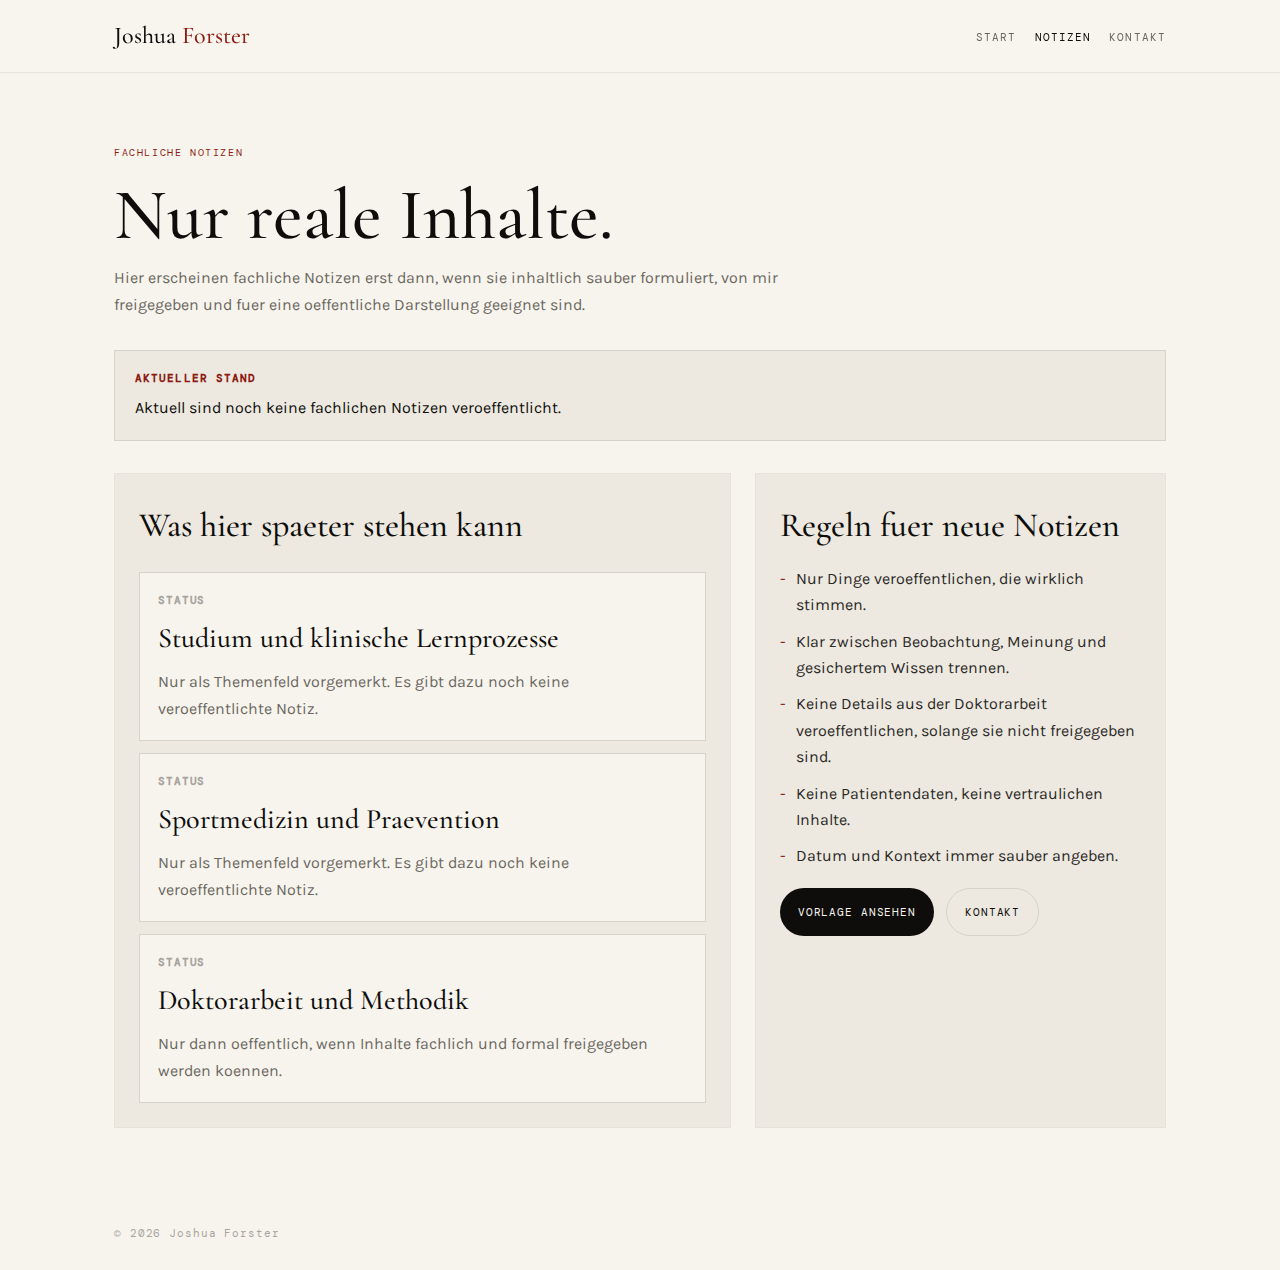
<file: notizen/index.html>
<!DOCTYPE html>
<html lang="de">
<head>
<meta charset="UTF-8">
<meta name="viewport" content="width=device-width, initial-scale=1.0">
<meta name="description" content="Fachliche Notizen von Joshua Forster. Veroeffentlicht werden nur echte, freigegebene Inhalte.">
<meta property="og:title" content="Fachliche Notizen - Joshua Forster">
<meta property="og:description" content="Uebersicht der fachlichen Notizen. Keine erfundenen Inhalte, nur reale Arbeitsstaende.">
<meta property="og:type" content="website">
<meta property="og:url" content="https://joshuaforster.de/notizen/index.html">
<meta property="og:image" content="https://joshuaforster.de/og-image.svg">
<link rel="canonical" href="https://joshuaforster.de/notizen/index.html">
<link rel="icon" href="../favicon.svg" type="image/svg+xml">
<link rel="shortcut icon" href="../favicon.ico">
<link rel="preconnect" href="https://fonts.googleapis.com">
<link rel="preconnect" href="https://fonts.gstatic.com" crossorigin>
<link href="https://fonts.googleapis.com/css2?family=Cormorant+Garamond:wght@400;500;600&amp;family=Karla:wght@300;400;500;700&amp;family=DM+Mono:wght@400&amp;display=swap" rel="stylesheet">
<title>Fachliche Notizen - Joshua Forster</title>
<style>
* { box-sizing: border-box; margin: 0; padding: 0; }
:root {
  --ivory: #f7f4ee;
  --ivory2: #ede9e0;
  --ink: #0e0d0b;
  --ink2: #2a2826;
  --ink3: #6b6760;
  --ink4: #a8a49e;
  --crimson: #8c1c13;
  --border: #d8d3ca;
  --border2: #e8e3da;
  --serif: 'Cormorant Garamond', Georgia, serif;
  --sans: 'Karla', sans-serif;
  --mono: 'DM Mono', monospace;
}
body {
  background: var(--ivory);
  color: var(--ink);
  font-family: var(--sans);
  line-height: 1.65;
}
header {
  position: sticky;
  top: 0;
  z-index: 20;
  background: rgba(247, 244, 238, 0.94);
  border-bottom: 1px solid var(--border2);
  backdrop-filter: blur(10px);
}
.nav {
  max-width: 1100px;
  margin: 0 auto;
  padding: 16px 24px;
  display: flex;
  justify-content: space-between;
  align-items: center;
  gap: 16px;
}
.brand {
  font-family: var(--serif);
  font-size: 24px;
  font-weight: 500;
  text-decoration: none;
  color: var(--ink);
}
.brand span { color: var(--crimson); }
.nav-links {
  list-style: none;
  display: flex;
  gap: 18px;
  flex-wrap: wrap;
}
.nav-links a {
  text-decoration: none;
  font-family: var(--mono);
  text-transform: uppercase;
  letter-spacing: 0.1em;
  font-size: 11px;
  color: var(--ink3);
}
.nav-links a:hover,
.nav-links a:focus,
.nav-links a[aria-current="page"] {
  color: var(--ink);
  outline: none;
}
main {
  max-width: 1100px;
  margin: 0 auto;
  padding: 72px 24px 96px;
}
.eyebrow {
  font-family: var(--mono);
  font-size: 10px;
  letter-spacing: 0.16em;
  text-transform: uppercase;
  color: var(--crimson);
  margin-bottom: 20px;
}
h1 {
  font-family: var(--serif);
  font-size: clamp(46px, 8vw, 72px);
  font-weight: 500;
  line-height: 0.95;
  margin-bottom: 16px;
}
.lead {
  max-width: 720px;
  color: var(--ink3);
  margin-bottom: 32px;
}
.notice {
  padding: 18px 20px;
  border: 1px solid var(--border);
  background: var(--ivory2);
  margin-bottom: 32px;
}
.notice strong {
  display: block;
  font-family: var(--mono);
  text-transform: uppercase;
  letter-spacing: 0.1em;
  font-size: 11px;
  color: var(--crimson);
  margin-bottom: 8px;
}
.grid {
  display: grid;
  grid-template-columns: 1.2fr 0.8fr;
  gap: 24px;
}
.card {
  border: 1px solid var(--border2);
  background: var(--ivory2);
  padding: 24px;
}
.card h2 {
  font-family: var(--serif);
  font-size: 34px;
  font-weight: 500;
  margin-bottom: 12px;
}
.card p,
.card li { color: var(--ink2); }
.list {
  display: grid;
  gap: 12px;
  margin-top: 18px;
}
.note-item {
  border: 1px solid var(--border);
  background: var(--ivory);
  padding: 18px;
}
.note-item strong {
  display: block;
  font-family: var(--mono);
  font-size: 11px;
  letter-spacing: 0.08em;
  text-transform: uppercase;
  color: var(--ink4);
  margin-bottom: 6px;
}
.note-item h3 {
  font-family: var(--serif);
  font-size: 28px;
  font-weight: 500;
  margin-bottom: 8px;
}
.note-item p { color: var(--ink3); }
.checklist {
  list-style: none;
  display: grid;
  gap: 10px;
}
.checklist li {
  position: relative;
  padding-left: 16px;
}
.checklist li::before {
  content: '-';
  position: absolute;
  left: 0;
  color: var(--crimson);
}
.actions {
  margin-top: 18px;
  display: flex;
  flex-wrap: wrap;
  gap: 12px;
}
.btn {
  display: inline-flex;
  align-items: center;
  justify-content: center;
  padding: 14px 18px;
  border-radius: 999px;
  text-decoration: none;
  font-family: var(--mono);
  text-transform: uppercase;
  letter-spacing: 0.08em;
  font-size: 11px;
}
.btn-primary {
  background: var(--ink);
  color: var(--ivory);
}
.btn-secondary {
  border: 1px solid var(--border);
  color: var(--ink);
}
footer {
  max-width: 1100px;
  margin: 0 auto;
  padding: 0 24px 28px;
  color: var(--ink4);
  font-family: var(--mono);
  font-size: 11px;
  letter-spacing: 0.08em;
}
@media (max-width: 900px) {
  .grid { grid-template-columns: 1fr; }
}
</style>
</head>
<body>
<header>
  <div class="nav">
    <a class="brand" href="../index.html">Joshua <span>Forster</span></a>
    <ul class="nav-links">
      <li><a href="../index.html">Start</a></li>
      <li><a href="index.html" aria-current="page">Notizen</a></li>
      <li><a href="../contact.html">Kontakt</a></li>
    </ul>
  </div>
</header>

<main>
  <p class="eyebrow">Fachliche Notizen</p>
  <h1>Nur reale Inhalte.</h1>
  <p class="lead">
    Hier erscheinen fachliche Notizen erst dann, wenn sie inhaltlich sauber formuliert,
    von mir freigegeben und fuer eine oeffentliche Darstellung geeignet sind.
  </p>

  <div class="notice">
    <strong>Aktueller Stand</strong>
    Aktuell sind noch keine fachlichen Notizen veroeffentlicht.
  </div>

  <div class="grid">
    <section class="card">
      <h2>Was hier spaeter stehen kann</h2>
      <div class="list">
        <article class="note-item">
          <strong>Status</strong>
          <h3>Studium und klinische Lernprozesse</h3>
          <p>Nur als Themenfeld vorgemerkt. Es gibt dazu noch keine veroeffentlichte Notiz.</p>
        </article>
        <article class="note-item">
          <strong>Status</strong>
          <h3>Sportmedizin und Praevention</h3>
          <p>Nur als Themenfeld vorgemerkt. Es gibt dazu noch keine veroeffentlichte Notiz.</p>
        </article>
        <article class="note-item">
          <strong>Status</strong>
          <h3>Doktorarbeit und Methodik</h3>
          <p>Nur dann oeffentlich, wenn Inhalte fachlich und formal freigegeben werden koennen.</p>
        </article>
      </div>
    </section>

    <aside class="card">
      <h2>Regeln fuer neue Notizen</h2>
      <ul class="checklist">
        <li>Nur Dinge veroeffentlichen, die wirklich stimmen.</li>
        <li>Klar zwischen Beobachtung, Meinung und gesichertem Wissen trennen.</li>
        <li>Keine Details aus der Doktorarbeit veroeffentlichen, solange sie nicht freigegeben sind.</li>
        <li>Keine Patientendaten, keine vertraulichen Inhalte.</li>
        <li>Datum und Kontext immer sauber angeben.</li>
      </ul>
      <div class="actions">
        <a class="btn btn-primary" href="vorlage.html">Vorlage ansehen</a>
        <a class="btn btn-secondary" href="../contact.html">Kontakt</a>
      </div>
    </aside>
  </div>
</main>

<footer>
  <span>&copy; 2026 Joshua Forster</span>
</footer>
</body>
</html>
</file>
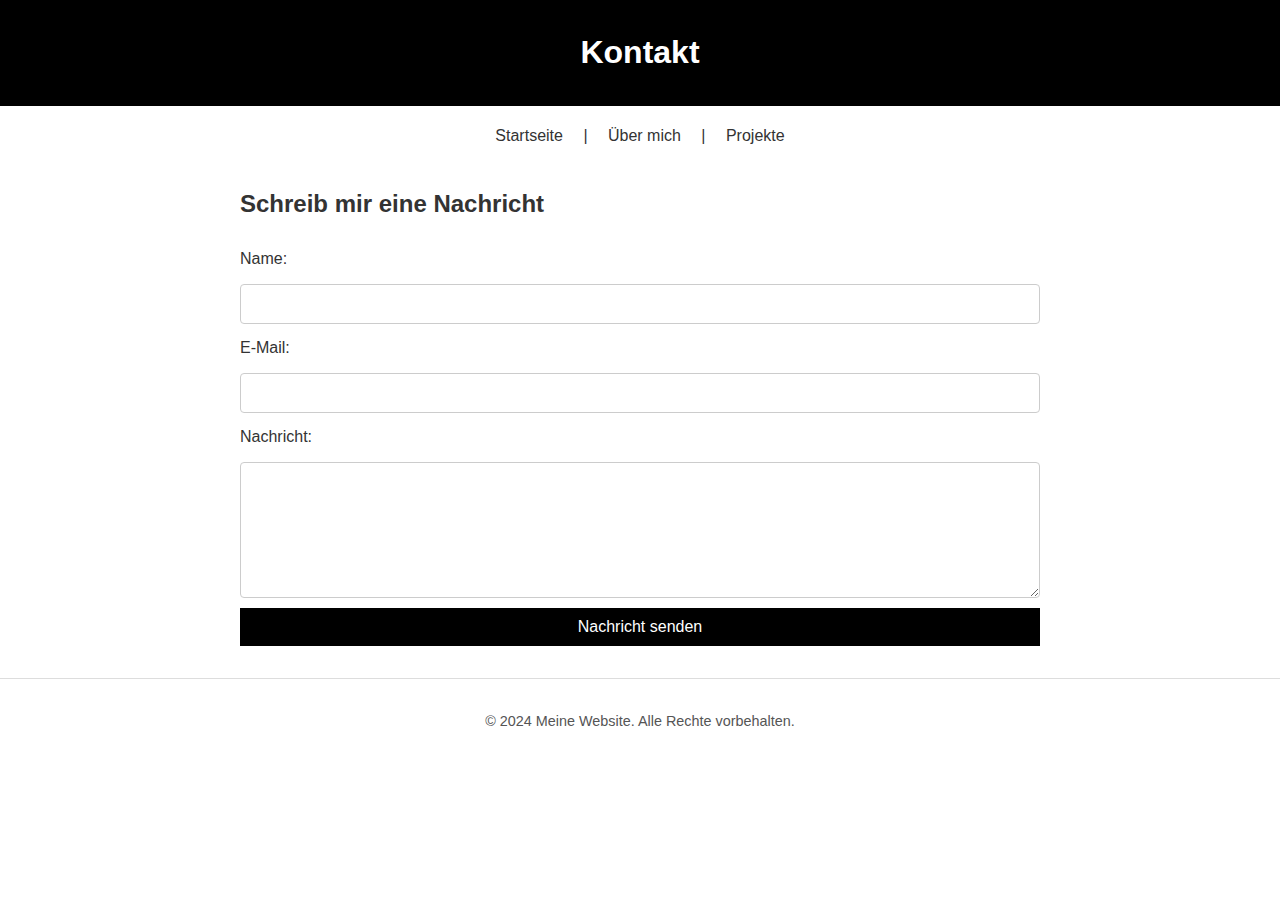
<file: contact.html>
<!DOCTYPE html>
<html lang="de">
<head>
    <meta charset="UTF-8">
    <meta name="viewport" content="width=device-width, initial-scale=1.0">
    <title>Kontakt</title>
    <style>
        /* Allgemeines Styling */
        body {
            font-family: Arial, sans-serif;
            margin: 0;
            padding: 0;
            line-height: 1.8;
            background-color: #fff;
            color: #333;
        }

        /* Header */
        header {
            background: #000;
            color: #fff;
            padding: 1.5rem;
            text-align: center;
        }

        header h1 {
            font-size: 2rem;
            margin: 0;
        }

        /* Navigation */
        nav {
            text-align: center;
            margin: 1rem 0;
        }

        nav a {
            color: #333;
            text-decoration: none;
            margin: 0 1rem;
            font-size: 1rem;
            font-weight: 500;
        }

        nav a:hover {
            text-decoration: underline;
        }

        /* Main Content */
        main {
            max-width: 800px;
            margin: 2rem auto;
            padding: 0 1rem;
        }

        form {
            display: flex;
            flex-direction: column;
        }

        input, textarea {
            padding: 10px;
            margin: 10px 0;
            font-size: 1rem;
            border: 1px solid #ccc;
            border-radius: 4px;
        }

        button {
            background-color: #000;
            color: #fff;
            border: none;
            padding: 10px;
            font-size: 1rem;
            cursor: pointer;
        }

        button:hover {
            background-color: #333;
        }

        /* Footer */
        footer {
            text-align: center;
            font-size: 0.9rem;
            color: #555;
            margin-top: 2rem;
            padding: 1rem 0;
            border-top: 1px solid #ddd;
        }
    </style>
</head>
<body>
    <!-- Header -->
    <header>
        <h1>Kontakt</h1>
    </header>

    <!-- Navigation -->
    <nav>
        <a href="index.html">Startseite</a> |
        <a href="about.html">Über mich</a> |
        <a href="projects.html">Projekte</a>
    </nav>

    <!-- Hauptinhalt -->
    <main>
        <h2>Schreib mir eine Nachricht</h2>
        <form action="send_mail.php" method="POST">
            <label for="name">Name:</label>
            <input type="text" id="name" name="name" required>

            <label for="email">E-Mail:</label>
            <input type="email" id="email" name="email" required>

            <label for="message">Nachricht:</label>
            <textarea id="message" name="message" rows="6" required></textarea>

            <button type="submit">Nachricht senden</button>
        </form>
    </main>

    <!-- Footer -->
    <footer>
        <p>© 2024 Meine Website. Alle Rechte vorbehalten.</p>
    </footer>
</body>
</html>
</file>
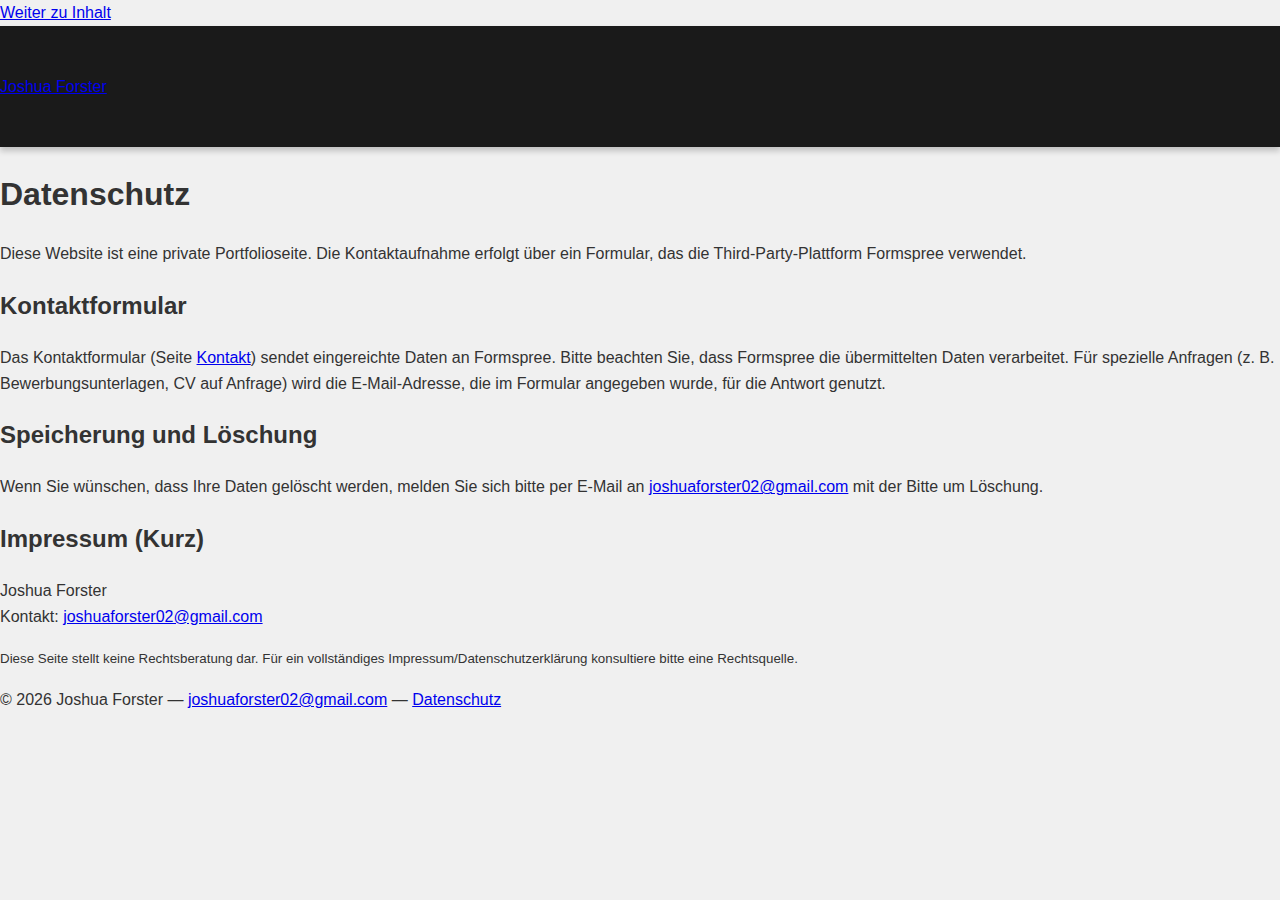
<file: datenschutz.html>
<!doctype html>
<html lang="de">
<head>
  <meta charset="utf-8">
  <meta name="viewport" content="width=device-width,initial-scale=1">
  <title>Datenschutz & Impressum — Joshua Forster</title>
  <link rel="preconnect" href="https://fonts.googleapis.com">
  <link rel="preconnect" href="https://fonts.gstatic.com" crossorigin>
  <link href="https://fonts.googleapis.com/css2?family=Fraunces:opsz,wght@9..144,600;9..144,700&family=IBM+Plex+Sans:wght@400;500;600;700&display=swap" rel="stylesheet">
  <link rel="icon" href="favicon.svg" type="image/svg+xml">
  <link rel="alternate icon" href="favicon.ico">
  <link rel="stylesheet" href="style.css">
  <meta property="og:title" content="Datenschutz — Joshua Forster">
  <meta property="og:description" content="Hinweise zum Datenschutz und zur Kontaktaufnahme.">
  <meta property="og:type" content="website">
  <meta property="og:url" content="https://joshuaforster.de/datenschutz.html">
  <meta property="og:image" content="https://joshuaforster.de/og-image.png">
  <meta name="twitter:card" content="summary_large_image">
  <meta name="twitter:title" content="Datenschutz — Joshua Forster">
  <meta name="twitter:description" content="Hinweise zum Datenschutz und zur Kontaktaufnahme.">
  <meta name="twitter:image" content="https://joshuaforster.de/og-image.png">
  <link rel="canonical" href="https://joshuaforster.de/datenschutz.html">
  <meta name="robots" content="noindex">
</head>
<body>
  <a class="skip-link" href="#main-content">Weiter zu Inhalt</a>
  <header class="site-max">
    <div class="brand"><a href="index.html">Joshua Forster</a></div>
  </header>

  <main class="site-max" id="main-content">
    <h1>Datenschutz</h1>
    <p>Diese Website ist eine private Portfolioseite. Die Kontaktaufnahme erfolgt über ein Formular, das die Third-Party-Plattform Formspree verwendet.</p>

    <h2>Kontaktformular</h2>
    <p>Das Kontaktformular (Seite <a href="contact.html">Kontakt</a>) sendet eingereichte Daten an Formspree. Bitte beachten Sie, dass Formspree die übermittelten Daten verarbeitet. Für spezielle Anfragen (z. B. Bewerbungsunterlagen, CV auf Anfrage) wird die E-Mail-Adresse, die im Formular angegeben wurde, für die Antwort genutzt.</p>

    <h2>Speicherung und Löschung</h2>
    <p>Wenn Sie wünschen, dass Ihre Daten gelöscht werden, melden Sie sich bitte per E-Mail an <a href="mailto:joshuaforster02@gmail.com">joshuaforster02@gmail.com</a> mit der Bitte um Löschung.</p>

    <h2>Impressum (Kurz)</h2>
    <p>Joshua Forster<br>Kontakt: <a href="mailto:joshuaforster02@gmail.com">joshuaforster02@gmail.com</a></p>

    <p><small>Diese Seite stellt keine Rechtsberatung dar. Für ein vollständiges Impressum/Datenschutzerklärung konsultiere bitte eine Rechtsquelle.</small></p>
  </main>

  <footer class="site-max">
    <p>&copy; 2026 Joshua Forster — <a href="mailto:joshuaforster02@gmail.com">joshuaforster02@gmail.com</a> — <a href="datenschutz.html">Datenschutz</a></p>
  </footer>
</body>
</html>
</file>
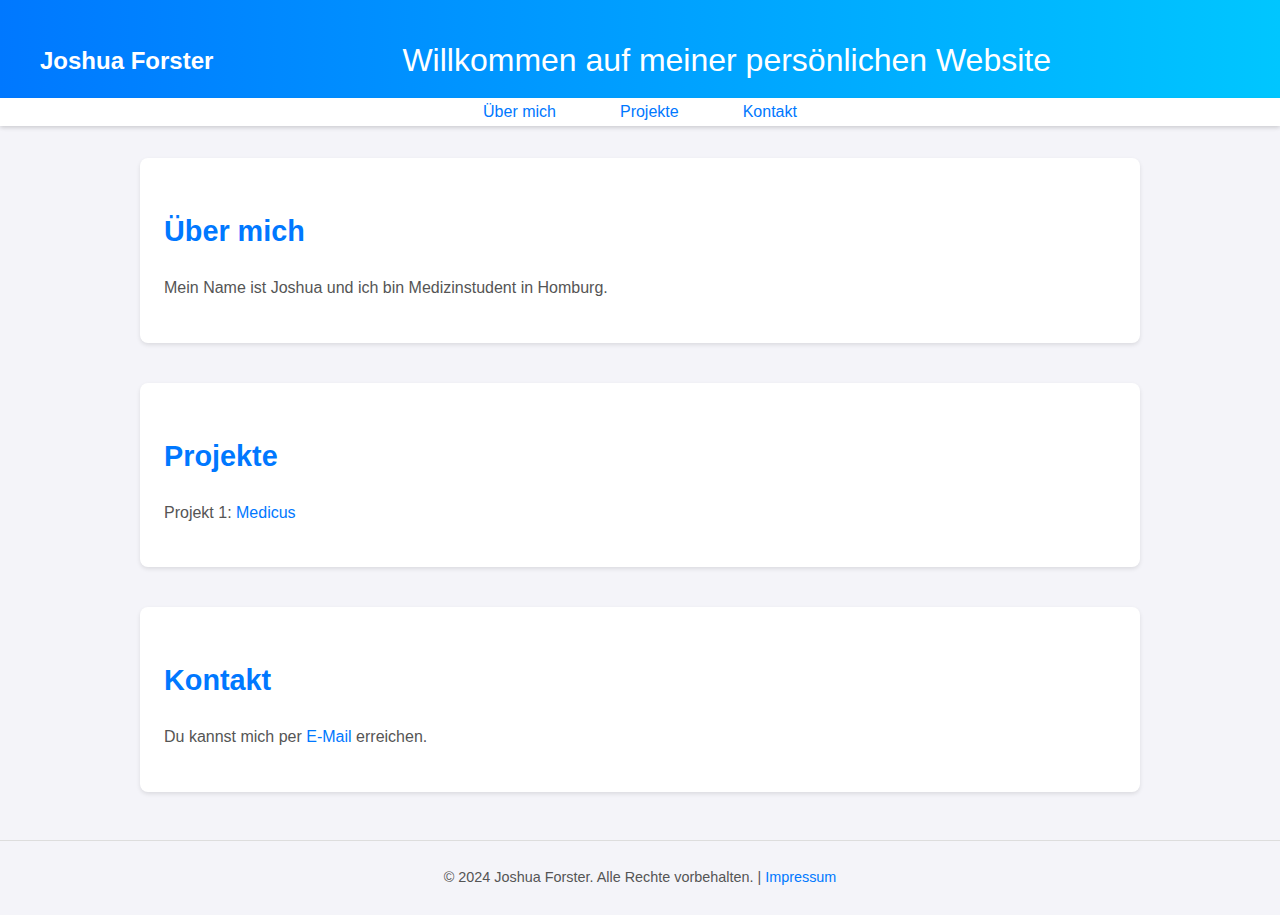
<file: index2.html>
<!DOCTYPE html>
<html lang="de">
<head>
    <meta charset="UTF-8">
    <meta name="viewport" content="width=device-width, initial-scale=1.0">
    <meta name="description" content="Persönliche Website von Joshua Forster">
    <title>Joshua Forster - Persönliche Website</title>
    <style>
        /* Allgemeines Styling */
        body {
            font-family: 'Roboto', Arial, sans-serif;
            margin: 0;
            padding: 0;
            line-height: 1.8;
            background-color: #f4f4f9;
            color: #333;
        }

        /* Header */
        header {
            background: linear-gradient(90deg, #0078FF, #00C6FF);
            color: #fff;
            padding: 2rem 0;
            box-shadow: 0 4px 6px rgba(0, 0, 0, 0.1);
        }

        .header-wrapper {
            display: flex;
            justify-content: space-between;
            align-items: center;
            max-width: 1200px;
            margin: 0 auto;
            padding: 0 1.5rem;
        }

        .header-left {
            font-size: 1.5rem;
            font-weight: bold;
        }

        .header-center {
            text-align: center;
            font-size: 2rem;
            flex: 1;
            font-weight: 300;
        }

        /* Navigation */
        nav {
            background: #fff;
            box-shadow: 0 2px 4px rgba(0, 0, 0, 0.1);
            margin: -1.5rem 0 2rem;
        }

        nav ul {
            display: flex;
            justify-content: center;
            padding: 0;
            margin: 0;
            list-style: none;
        }

        nav a {
            color: #0078FF;
            text-decoration: none;
            margin: 0 1rem;
            font-size: 1rem;
            font-weight: 500;
            padding: 1rem;
            transition: color 0.3s ease;
        }

        nav a:hover {
            color: #0056b3;
        }

        /* Main Content */
        main {
            max-width: 1000px;
            margin: 2rem auto;
            padding: 0 1.5rem;
        }

        section {
            margin-bottom: 2.5rem;
            background: #fff;
            padding: 1.5rem;
            border-radius: 8px;
            box-shadow: 0 2px 4px rgba(0, 0, 0, 0.1);
        }

        section h2 {
            font-size: 1.8rem;
            color: #0078FF;
            margin-bottom: 1rem;
        }

        section p {
            font-size: 1rem;
            color: #555;
        }

        section a {
            color: #0078FF;
            text-decoration: none;
            font-weight: 500;
        }

        section a:hover {
            text-decoration: underline;
        }

        /* Footer */
        footer {
            text-align: center;
            font-size: 0.9rem;
            color: #555;
            margin-top: 3rem;
            padding: 1.5rem 0;
            background: #f4f4f9;
            border-top: 1px solid #ddd;
        }

        footer a {
            color: #0078FF;
            text-decoration: none;
        }

        footer a:hover {
            text-decoration: underline;
        }
    </style>
</head>
<body>
    <!-- Header -->
    <header>
        <div class="header-wrapper">
            <div class="header-left">Joshua Forster</div>
            <div class="header-center">Willkommen auf meiner persönlichen Website</div>
        </div>
    </header>

    <!-- Navigation -->
    <nav>
        <ul>
            <li><a href="#about">Über mich</a></li>
            <li><a href="#projects">Projekte</a></li>
            <li><a href="#contact">Kontakt</a></li>
        </ul>
    </nav>

    <!-- Hauptinhalt -->
    <main>
        <section id="about">
            <h2>Über mich</h2>
            <p>Mein Name ist Joshua und ich bin Medizinstudent in Homburg.</p>
        </section>
        <section id="projects">
            <h2>Projekte</h2>
            <p>Projekt 1: <a href="https://medizin2.wordpress.com/" target="_blank">Medicus</a></p>
        </section>
        <section id="contact">
            <h2>Kontakt</h2>
            <p>Du kannst mich per <a href="mailto:joshuaforster02@gmail.com">E-Mail</a> erreichen.</p>
        </section>
    </main>

    <!-- Footer -->
    <footer>
        © 2024 Joshua Forster. Alle Rechte vorbehalten. | <a href="#">Impressum</a>
    </footer>
</body>
</html>
</file>
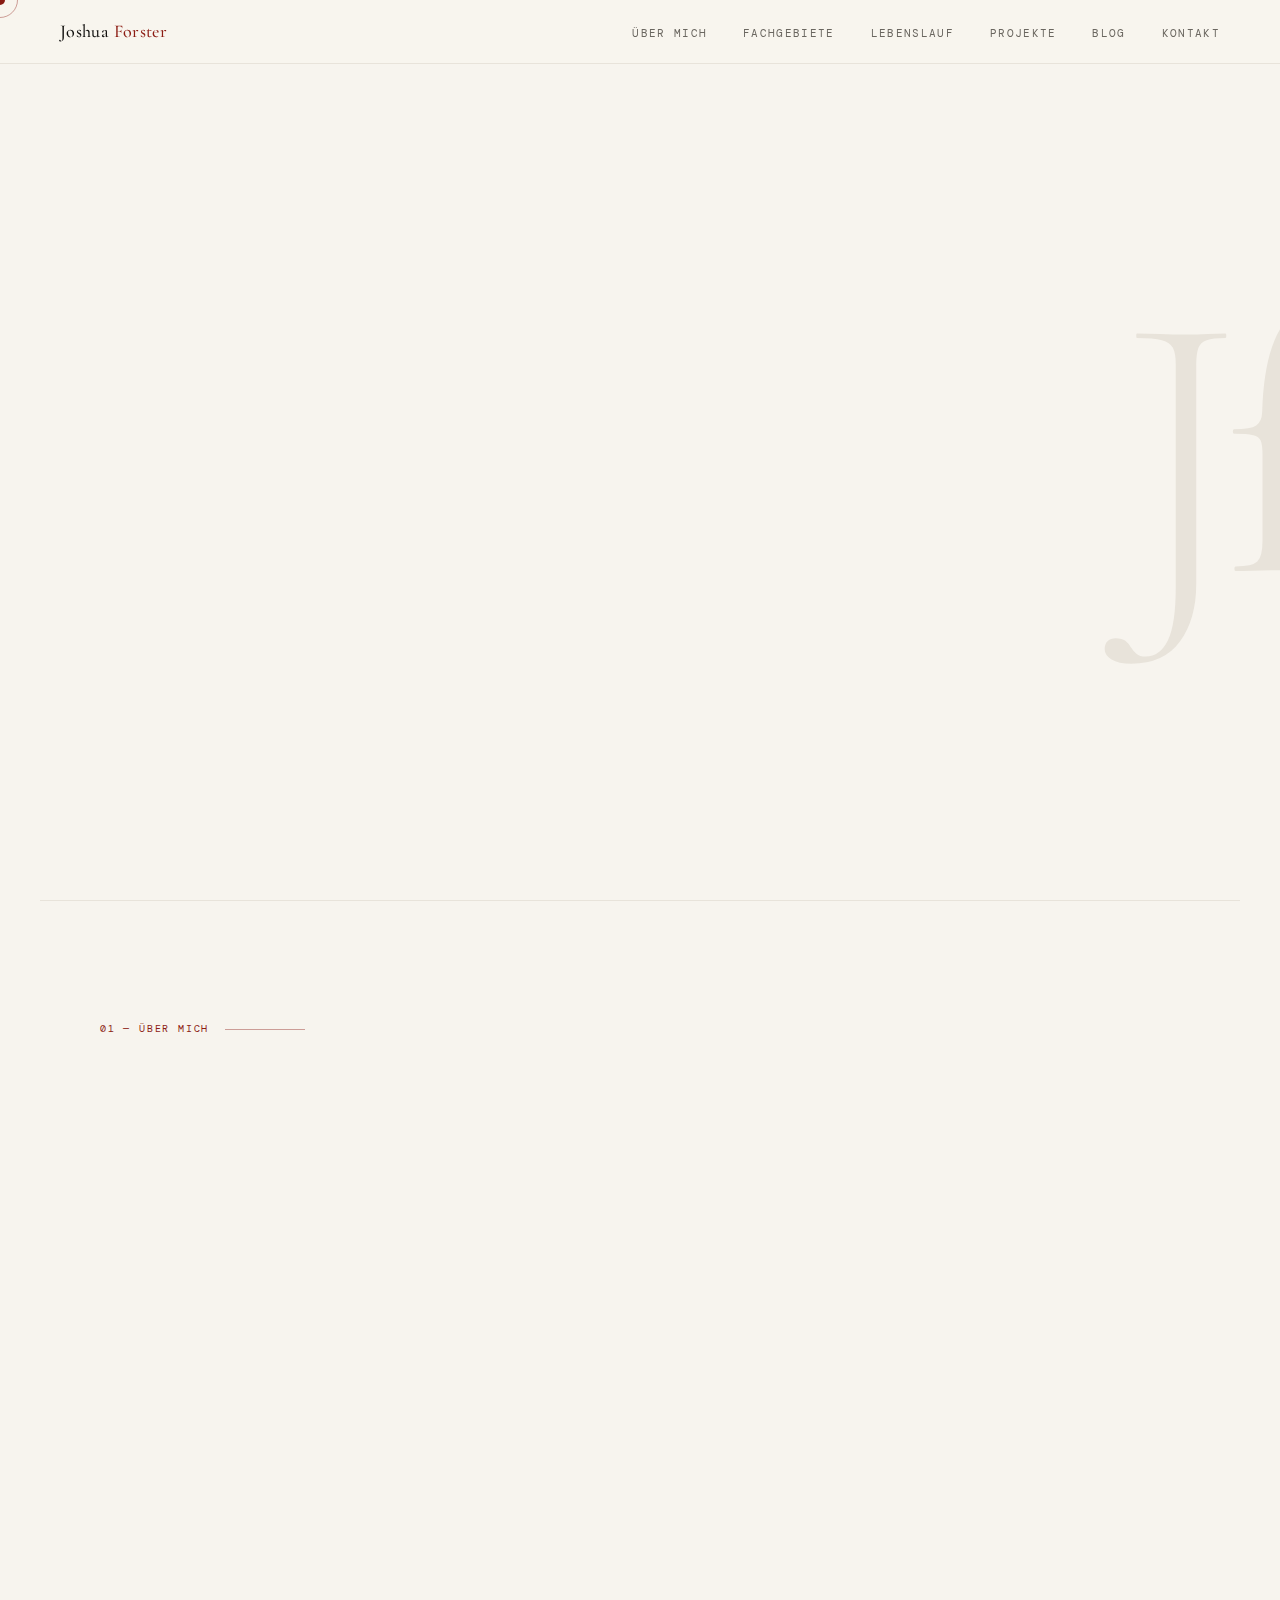
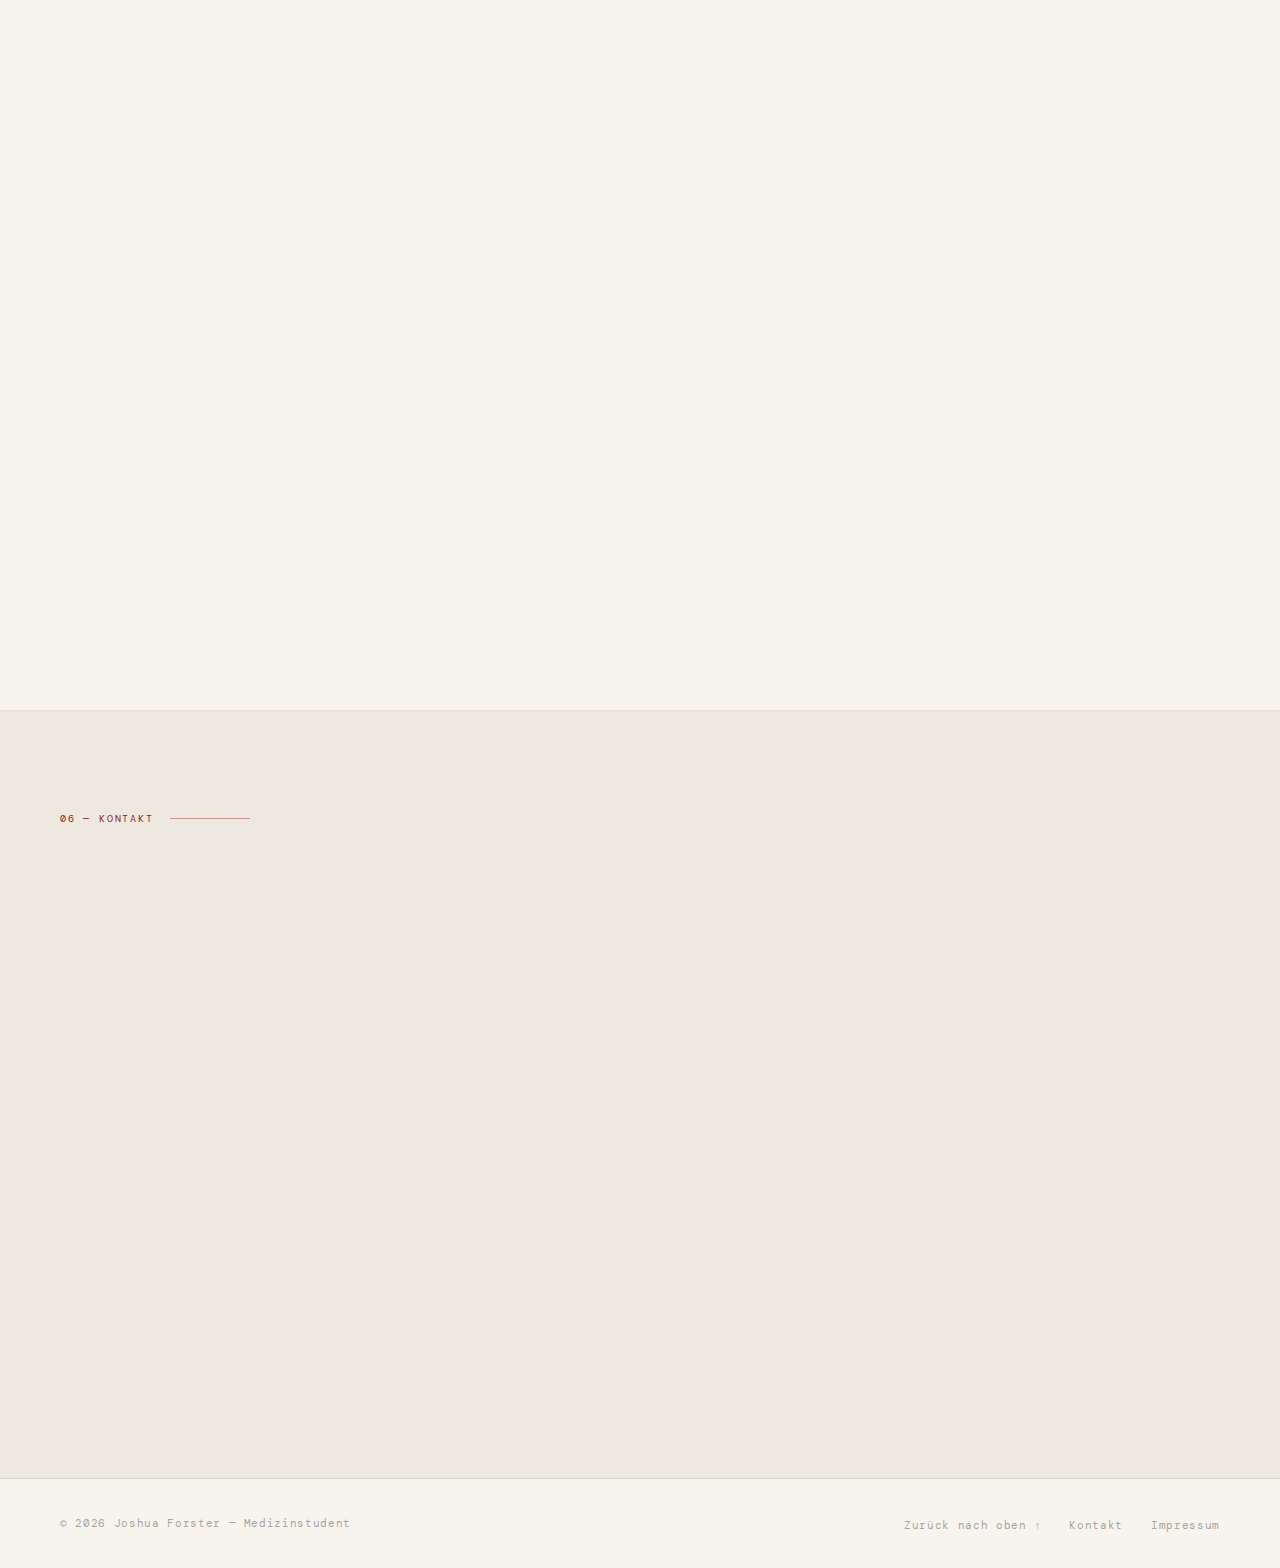
<file: joshua-forster.html>
<!DOCTYPE html>
<html lang="de">
<head>
<meta charset="UTF-8">
<meta name="viewport" content="width=device-width, initial-scale=1.0">
<title>Joshua Forster — Medizinstudent</title>
<link rel="preconnect" href="https://fonts.googleapis.com">
<link href="https://fonts.googleapis.com/css2?family=Cormorant+Garamond:ital,wght@0,300;0,400;0,500;0,600;1,300;1,400;1,500&family=Karla:ital,wght@0,300;0,400;0,500;1,300;1,400&family=DM+Mono:ital,wght@0,300;0,400;1,300&display=swap" rel="stylesheet">
<style>
/* ─── RESET & ROOT ─────────────────────────────────────────── */
*, *::before, *::after { margin: 0; padding: 0; box-sizing: border-box; }

:root {
  --ivory:   #F7F4EE;
  --ivory2:  #EDE9E0;
  --ink:     #0E0D0B;
  --ink2:    #2A2826;
  --ink3:    #6B6760;
  --ink4:    #A8A49E;
  --crimson: #8C1C13;
  --crimson2:#B52D22;
  --border:  #D8D3CA;
  --border2: #E8E3DA;
  --serif:   'Cormorant Garamond', Georgia, serif;
  --sans:    'Karla', sans-serif;
  --mono:    'DM Mono', monospace;
}

html { scroll-behavior: smooth; }

body {
  background: var(--ivory);
  color: var(--ink);
  font-family: var(--sans);
  font-size: 16px;
  line-height: 1.6;
  cursor: none;
  overflow-x: hidden;
}

/* ─── CUSTOM CURSOR ────────────────────────────────────────── */
#cursor {
  position: fixed;
  width: 10px; height: 10px;
  border-radius: 50%;
  background: var(--crimson);
  pointer-events: none;
  z-index: 9999;
  transform: translate(-50%, -50%);
  transition: transform 0.08s, width 0.25s, height 0.25s, opacity 0.25s;
  mix-blend-mode: multiply;
}
#cursor-ring {
  position: fixed;
  width: 36px; height: 36px;
  border-radius: 50%;
  border: 1px solid var(--crimson);
  pointer-events: none;
  z-index: 9998;
  transform: translate(-50%, -50%);
  transition: transform 0.18s ease-out, width 0.25s, height 0.25s, opacity 0.25s;
  opacity: 0.4;
}
body:hover #cursor { opacity: 1; }
.cursor-hover #cursor { width: 16px; height: 16px; }
.cursor-hover #cursor-ring { width: 54px; height: 54px; opacity: 0.2; }

/* ─── NAVIGATION ───────────────────────────────────────────── */
nav {
  position: fixed; top: 0; left: 0; right: 0;
  z-index: 100;
  padding: 0 60px;
  height: 64px;
  display: flex; align-items: center; justify-content: space-between;
  background: rgba(247, 244, 238, 0.92);
  backdrop-filter: blur(12px);
  -webkit-backdrop-filter: blur(12px);
  border-bottom: 1px solid var(--border2);
  transition: background 0.3s;
}

.nav-logo {
  font-family: var(--serif);
  font-size: 18px;
  font-weight: 500;
  letter-spacing: 0.02em;
  color: var(--ink);
  text-decoration: none;
}
.nav-logo span { color: var(--crimson); }

.nav-links {
  display: flex; gap: 36px; list-style: none;
}
.nav-links a {
  font-family: var(--mono);
  font-size: 11px;
  letter-spacing: 0.12em;
  text-transform: uppercase;
  color: var(--ink3);
  text-decoration: none;
  transition: color 0.2s;
  position: relative;
}
.nav-links a::after {
  content: '';
  position: absolute; bottom: -2px; left: 0; right: 100%;
  height: 1px; background: var(--crimson);
  transition: right 0.3s ease;
}
.nav-links a:hover { color: var(--ink); }
.nav-links a:hover::after { right: 0; }

/* ─── SECTIONS ─────────────────────────────────────────────── */
section {
  padding: 120px 60px;
  max-width: 1200px;
  margin: 0 auto;
}

.section-label {
  font-family: var(--mono);
  font-size: 10px;
  letter-spacing: 0.18em;
  text-transform: uppercase;
  color: var(--crimson);
  margin-bottom: 48px;
  display: flex; align-items: center; gap: 16px;
}
.section-label::after {
  content: '';
  flex: 1; max-width: 80px;
  height: 1px; background: var(--crimson);
  opacity: 0.4;
}

/* ─── HERO ─────────────────────────────────────────────────── */
#hero {
  min-height: 100vh;
  display: flex; align-items: center;
  padding-top: 120px;
  max-width: 100%;
  padding-left: 60px; padding-right: 60px;
  position: relative;
  overflow: hidden;
}

.hero-bg-number {
  position: absolute;
  right: -40px; top: 50%;
  transform: translateY(-50%);
  font-family: var(--serif);
  font-size: 380px;
  font-weight: 300;
  color: var(--border2);
  line-height: 1;
  pointer-events: none;
  user-select: none;
  letter-spacing: -0.05em;
}

.hero-inner {
  max-width: 1200px;
  margin: 0 auto;
  width: 100%;
  display: grid;
  grid-template-columns: 1fr 1fr;
  gap: 80px;
  align-items: center;
  position: relative;
  z-index: 1;
}

.hero-text {}

.hero-eyebrow {
  font-family: var(--mono);
  font-size: 11px;
  letter-spacing: 0.2em;
  text-transform: uppercase;
  color: var(--crimson);
  margin-bottom: 28px;
  display: flex; align-items: center; gap: 14px;
  opacity: 0; animation: fadeUp 0.8s 0.2s ease forwards;
}
.hero-eyebrow::before {
  content: '';
  width: 28px; height: 1px;
  background: var(--crimson);
}

.hero-name {
  font-family: var(--serif);
  font-size: clamp(52px, 7vw, 88px);
  font-weight: 300;
  line-height: 1.0;
  letter-spacing: -0.02em;
  color: var(--ink);
  margin-bottom: 12px;
  opacity: 0; animation: fadeUp 0.8s 0.35s ease forwards;
}
.hero-name em {
  font-style: italic;
  color: var(--crimson);
}

.hero-tagline {
  font-family: var(--serif);
  font-size: clamp(16px, 2vw, 22px);
  font-weight: 300;
  font-style: italic;
  color: var(--ink3);
  margin-bottom: 40px;
  line-height: 1.5;
  opacity: 0; animation: fadeUp 0.8s 0.5s ease forwards;
}

.hero-desc {
  font-size: 15px;
  line-height: 1.8;
  color: var(--ink2);
  max-width: 440px;
  margin-bottom: 48px;
  opacity: 0; animation: fadeUp 0.8s 0.65s ease forwards;
}

.hero-cta {
  display: flex; gap: 16px; flex-wrap: wrap;
  opacity: 0; animation: fadeUp 0.8s 0.8s ease forwards;
}

.btn-primary {
  display: inline-flex; align-items: center; gap: 10px;
  padding: 14px 28px;
  background: var(--ink);
  color: var(--ivory);
  font-family: var(--mono);
  font-size: 11px;
  letter-spacing: 0.12em;
  text-transform: uppercase;
  text-decoration: none;
  transition: background 0.2s, transform 0.2s;
}
.btn-primary:hover { background: var(--crimson); transform: translateY(-1px); }

.btn-secondary {
  display: inline-flex; align-items: center; gap: 10px;
  padding: 13px 28px;
  border: 1px solid var(--border);
  color: var(--ink3);
  font-family: var(--mono);
  font-size: 11px;
  letter-spacing: 0.12em;
  text-transform: uppercase;
  text-decoration: none;
  transition: border-color 0.2s, color 0.2s, transform 0.2s;
}
.btn-secondary:hover { border-color: var(--ink); color: var(--ink); transform: translateY(-1px); }

/* HERO RIGHT — Photo + Stats */
.hero-right {
  display: flex; flex-direction: column; align-items: flex-end; gap: 32px;
  opacity: 0; animation: fadeLeft 0.9s 0.6s ease forwards;
}

.hero-photo-frame {
  position: relative;
  width: 320px; height: 400px;
}
.hero-photo-frame::before {
  content: '';
  position: absolute;
  top: 16px; left: 16px;
  right: -16px; bottom: -16px;
  border: 1px solid var(--crimson);
  opacity: 0.25;
  transition: all 0.3s;
}
.hero-photo-frame:hover::before { opacity: 0.5; top: 12px; left: 12px; }
.hero-photo-bg {
  width: 100%; height: 100%;
  background: var(--ivory2);
  border: 1px solid var(--border);
  display: flex; align-items: center; justify-content: center;
  flex-direction: column; gap: 12px;
  color: var(--ink4);
  font-family: var(--mono); font-size: 11px;
  letter-spacing: 0.1em;
  position: relative;
  overflow: hidden;
}
.hero-photo-bg::after {
  content: '';
  position: absolute; inset: 0;
  background: linear-gradient(135deg, transparent 40%, rgba(140,28,19,0.04));
}
.photo-icon {
  font-size: 48px; opacity: 0.3;
  font-family: serif;
}

.hero-stats {
  display: flex; gap: 0;
  border: 1px solid var(--border);
  background: var(--ivory);
  width: 320px;
}
.stat-item {
  flex: 1; padding: 20px 16px;
  border-right: 1px solid var(--border);
  text-align: center;
}
.stat-item:last-child { border-right: none; }
.stat-num {
  font-family: var(--serif);
  font-size: 32px;
  font-weight: 300;
  color: var(--crimson);
  line-height: 1;
  display: block;
}
.stat-label {
  font-family: var(--mono);
  font-size: 9px;
  letter-spacing: 0.1em;
  text-transform: uppercase;
  color: var(--ink4);
  margin-top: 6px;
  display: block;
}

/* ─── ABOUT ─────────────────────────────────────────────────── */
#about {
  border-top: 1px solid var(--border2);
}

.about-grid {
  display: grid;
  grid-template-columns: 2fr 1fr;
  gap: 100px;
  align-items: start;
}

.about-text h2 {
  font-family: var(--serif);
  font-size: clamp(34px, 4vw, 52px);
  font-weight: 300;
  line-height: 1.15;
  letter-spacing: -0.01em;
  color: var(--ink);
  margin-bottom: 32px;
}
.about-text h2 em { font-style: italic; color: var(--crimson); }

.about-text p {
  font-size: 15px;
  line-height: 1.9;
  color: var(--ink2);
  margin-bottom: 20px;
}

.about-pull {
  font-family: var(--serif);
  font-size: 20px;
  font-style: italic;
  font-weight: 300;
  color: var(--ink);
  border-left: 2px solid var(--crimson);
  padding: 12px 0 12px 28px;
  margin: 36px 0;
  line-height: 1.6;
}

.about-sidebar {}
.sidebar-block {
  padding: 28px;
  border: 1px solid var(--border2);
  background: var(--ivory2);
  margin-bottom: 2px;
}
.sidebar-block h4 {
  font-family: var(--mono);
  font-size: 10px;
  letter-spacing: 0.15em;
  text-transform: uppercase;
  color: var(--crimson);
  margin-bottom: 16px;
}
.sidebar-list {
  list-style: none;
  display: flex; flex-direction: column; gap: 10px;
}
.sidebar-list li {
  font-size: 14px;
  color: var(--ink2);
  display: flex; align-items: flex-start; gap: 10px;
  line-height: 1.4;
}
.sidebar-list li::before {
  content: '→';
  color: var(--crimson);
  font-size: 12px;
  margin-top: 1px;
  flex-shrink: 0;
}

/* ─── FACHGEBIETE ───────────────────────────────────────────── */
#fachgebiete {
  border-top: 1px solid var(--border2);
  background: var(--ink);
  max-width: 100%;
  padding-left: 60px;
  padding-right: 60px;
}

#fachgebiete .section-label { color: rgba(140,28,19,0.8); }
#fachgebiete .section-label::after { background: rgba(140,28,19,0.4); }

.fach-inner {
  max-width: 1200px;
  margin: 0 auto;
}

.fach-header {
  display: flex; align-items: flex-end; justify-content: space-between;
  margin-bottom: 60px;
  gap: 40px;
}
.fach-header h2 {
  font-family: var(--serif);
  font-size: clamp(34px, 4vw, 56px);
  font-weight: 300;
  line-height: 1.1;
  color: var(--ivory);
  letter-spacing: -0.01em;
}
.fach-header h2 em { font-style: italic; color: #C4665C; }
.fach-header p {
  font-size: 14px;
  color: rgba(247,244,238,0.45);
  max-width: 280px;
  line-height: 1.7;
}

.fach-grid {
  display: grid;
  grid-template-columns: repeat(4, 1fr);
  gap: 0;
  border: 1px solid rgba(255,255,255,0.08);
}

.fach-card {
  padding: 40px 32px;
  border-right: 1px solid rgba(255,255,255,0.08);
  transition: background 0.3s;
  position: relative;
  overflow: hidden;
}
.fach-card:last-child { border-right: none; }
.fach-card::before {
  content: '';
  position: absolute;
  bottom: 0; left: 0; right: 0;
  height: 2px;
  background: var(--crimson);
  transform: scaleX(0);
  transition: transform 0.3s ease;
  transform-origin: left;
}
.fach-card:hover { background: rgba(255,255,255,0.03); }
.fach-card:hover::before { transform: scaleX(1); }

.fach-number {
  font-family: var(--mono);
  font-size: 10px;
  letter-spacing: 0.1em;
  color: rgba(247,244,238,0.2);
  margin-bottom: 24px;
}
.fach-icon {
  font-size: 28px;
  margin-bottom: 20px;
  display: block;
  filter: grayscale(0.3);
}
.fach-card h3 {
  font-family: var(--serif);
  font-size: 22px;
  font-weight: 400;
  color: var(--ivory);
  margin-bottom: 12px;
  line-height: 1.2;
}
.fach-card p {
  font-size: 13px;
  color: rgba(247,244,238,0.45);
  line-height: 1.7;
}
.fach-card .fach-tags {
  display: flex; flex-wrap: wrap; gap: 6px;
  margin-top: 24px;
}
.fach-tag {
  font-family: var(--mono);
  font-size: 10px;
  letter-spacing: 0.08em;
  padding: 4px 10px;
  border: 1px solid rgba(255,255,255,0.1);
  color: rgba(247,244,238,0.4);
}

/* ─── CV / LEBENSLAUF ───────────────────────────────────────── */
#cv { border-top: 1px solid var(--border2); }

.cv-grid {
  display: grid;
  grid-template-columns: 1fr 1fr;
  gap: 80px;
}

.cv-column h3 {
  font-family: var(--serif);
  font-size: 26px;
  font-weight: 400;
  color: var(--ink);
  margin-bottom: 40px;
  padding-bottom: 16px;
  border-bottom: 1px solid var(--border);
}

.timeline { display: flex; flex-direction: column; gap: 0; }
.timeline-item {
  display: grid;
  grid-template-columns: 100px 1fr;
  gap: 24px;
  padding: 24px 0;
  border-bottom: 1px solid var(--border2);
  transition: background 0.2s;
  position: relative;
}
.timeline-item:last-child { border-bottom: none; }
.timeline-item::before {
  content: '';
  position: absolute;
  left: 100px;
  top: 0; bottom: 0;
  width: 1px;
  background: var(--border2);
}
.timeline-item:hover .timeline-content { transform: translateX(4px); }

.timeline-year {
  font-family: var(--mono);
  font-size: 11px;
  color: var(--crimson);
  letter-spacing: 0.06em;
  padding-top: 3px;
  line-height: 1.4;
}

.timeline-content { transition: transform 0.2s ease; }
.timeline-content h4 {
  font-family: var(--serif);
  font-size: 17px;
  font-weight: 500;
  color: var(--ink);
  margin-bottom: 4px;
  line-height: 1.3;
}
.timeline-content .tc-org {
  font-size: 13px;
  color: var(--ink3);
  margin-bottom: 8px;
  font-style: italic;
}
.timeline-content p {
  font-size: 13px;
  color: var(--ink3);
  line-height: 1.7;
}

/* SKILLS */
.skills-list { display: flex; flex-direction: column; gap: 16px; }
.skill-row {}
.skill-header {
  display: flex; justify-content: space-between;
  font-size: 13px;
  color: var(--ink2);
  margin-bottom: 8px;
  font-family: var(--sans);
}
.skill-header span:last-child {
  font-family: var(--mono);
  font-size: 10px;
  color: var(--ink4);
  letter-spacing: 0.08em;
}
.skill-bar-bg {
  height: 2px;
  background: var(--border);
  position: relative;
  overflow: hidden;
}
.skill-bar-fill {
  position: absolute;
  top: 0; left: 0; bottom: 0;
  background: var(--crimson);
  width: 0;
  transition: width 1.2s cubic-bezier(0.4, 0, 0.2, 1);
}
.skill-bar-fill.animated { width: var(--w); }

/* LANG */
.lang-grid { display: flex; gap: 12px; flex-wrap: wrap; margin-top: 8px; }
.lang-chip {
  display: flex; flex-direction: column;
  padding: 14px 20px;
  border: 1px solid var(--border2);
  gap: 4px;
  min-width: 90px;
}
.lang-chip .lc-name { font-size: 14px; color: var(--ink); font-weight: 500; }
.lang-chip .lc-level { font-family: var(--mono); font-size: 10px; letter-spacing: 0.08em; color: var(--ink4); text-transform: uppercase; }

/* ─── PROJEKTE ───────────────────────────────────────────────── */
#projekte { border-top: 1px solid var(--border2); }

.projekte-header {
  display: flex; justify-content: space-between; align-items: flex-end;
  margin-bottom: 56px;
}
.projekte-header h2 {
  font-family: var(--serif);
  font-size: clamp(34px, 4vw, 52px);
  font-weight: 300;
  line-height: 1.1;
  letter-spacing: -0.01em;
}
.projekte-header h2 em { font-style: italic; color: var(--crimson); }

.projekt-grid {
  display: grid;
  grid-template-columns: repeat(3, 1fr);
  gap: 2px;
}

.projekt-card {
  padding: 36px 32px;
  background: var(--ivory2);
  border: 1px solid var(--border2);
  position: relative;
  overflow: hidden;
  transition: transform 0.3s ease, box-shadow 0.3s ease;
}
.projekt-card::after {
  content: '';
  position: absolute;
  top: 0; left: 0; right: 0;
  height: 2px;
  background: var(--crimson);
  transform: scaleX(0);
  transition: transform 0.4s ease;
  transform-origin: left;
}
.projekt-card:hover { transform: translateY(-4px); box-shadow: 0 16px 48px rgba(14,13,11,0.1); }
.projekt-card:hover::after { transform: scaleX(1); }

.projekt-num {
  font-family: var(--mono);
  font-size: 10px;
  letter-spacing: 0.12em;
  color: var(--ink4);
  margin-bottom: 20px;
}
.projekt-card h3 {
  font-family: var(--serif);
  font-size: 20px;
  font-weight: 500;
  color: var(--ink);
  margin-bottom: 10px;
  line-height: 1.3;
}
.projekt-card p {
  font-size: 13px;
  line-height: 1.75;
  color: var(--ink3);
  margin-bottom: 24px;
}
.projekt-tags {
  display: flex; flex-wrap: wrap; gap: 6px;
}
.projekt-tag {
  font-family: var(--mono);
  font-size: 10px;
  letter-spacing: 0.08em;
  padding: 4px 10px;
  background: var(--ivory);
  border: 1px solid var(--border);
  color: var(--ink3);
}
.projekt-arrow {
  position: absolute;
  bottom: 28px; right: 28px;
  font-size: 18px;
  color: var(--ink4);
  opacity: 0;
  transition: opacity 0.2s, transform 0.2s;
}
.projekt-card:hover .projekt-arrow { opacity: 1; transform: translate(2px, -2px); }

/* ─── BLOG ───────────────────────────────────────────────────── */
#blog { border-top: 1px solid var(--border2); }

.blog-intro {
  max-width: 560px;
  margin-bottom: 56px;
}
.blog-intro h2 {
  font-family: var(--serif);
  font-size: clamp(34px, 4vw, 52px);
  font-weight: 300;
  line-height: 1.1;
  letter-spacing: -0.01em;
  margin-bottom: 16px;
}
.blog-intro h2 em { font-style: italic; color: var(--crimson); }
.blog-intro p { font-size: 15px; line-height: 1.8; color: var(--ink3); }

.blog-grid {
  display: grid;
  grid-template-columns: 1.5fr 1fr 1fr;
  gap: 2px;
}

.blog-card {
  padding: 36px 32px;
  background: var(--ivory2);
  border: 1px solid var(--border2);
  text-decoration: none;
  display: flex; flex-direction: column;
  transition: background 0.2s;
  cursor: pointer;
  position: relative;
}
.blog-card:hover { background: var(--ivory); }
.blog-card.featured { background: var(--ink2); }
.blog-card.featured:hover { background: var(--ink); }

.blog-meta {
  display: flex; align-items: center; gap: 12px;
  margin-bottom: 20px;
}
.blog-cat {
  font-family: var(--mono);
  font-size: 10px;
  letter-spacing: 0.12em;
  text-transform: uppercase;
  color: var(--crimson);
}
.blog-card.featured .blog-cat { color: #C4665C; }
.blog-date {
  font-family: var(--mono);
  font-size: 10px;
  color: var(--ink4);
  letter-spacing: 0.06em;
}
.blog-card.featured .blog-date { color: rgba(247,244,238,0.3); }

.blog-card h3 {
  font-family: var(--serif);
  font-size: 20px;
  font-weight: 400;
  line-height: 1.3;
  color: var(--ink);
  margin-bottom: 12px;
}
.blog-card.featured h3 { font-size: 26px; color: var(--ivory); }

.blog-card p {
  font-size: 13px;
  line-height: 1.75;
  color: var(--ink3);
  flex: 1;
}
.blog-card.featured p { color: rgba(247,244,238,0.5); }

.blog-read {
  margin-top: 24px;
  font-family: var(--mono);
  font-size: 10px;
  letter-spacing: 0.12em;
  text-transform: uppercase;
  color: var(--crimson);
  display: flex; align-items: center; gap: 8px;
}
.blog-card.featured .blog-read { color: #C4665C; }
.blog-read::after {
  content: '→';
  transition: transform 0.2s;
}
.blog-card:hover .blog-read::after { transform: translateX(4px); }

/* ─── KONTAKT ────────────────────────────────────────────────── */
#kontakt {
  border-top: 1px solid var(--border2);
  background: var(--ivory2);
  max-width: 100%;
  padding-left: 60px; padding-right: 60px;
}

.kontakt-inner {
  max-width: 1200px;
  margin: 0 auto;
}

.kontakt-grid {
  display: grid;
  grid-template-columns: 1fr 1fr;
  gap: 100px;
  align-items: start;
}

.kontakt-left h2 {
  font-family: var(--serif);
  font-size: clamp(36px, 4.5vw, 60px);
  font-weight: 300;
  line-height: 1.1;
  letter-spacing: -0.02em;
  margin-bottom: 20px;
}
.kontakt-left h2 em { font-style: italic; color: var(--crimson); }
.kontakt-left p {
  font-size: 15px;
  line-height: 1.8;
  color: var(--ink3);
  margin-bottom: 48px;
}

.contact-links { display: flex; flex-direction: column; gap: 2px; }
.contact-link {
  display: flex; align-items: center; justify-content: space-between;
  padding: 20px 24px;
  background: var(--ivory);
  border: 1px solid var(--border2);
  text-decoration: none;
  transition: background 0.2s, border-color 0.2s;
  group: true;
}
.contact-link:hover { background: var(--ink); border-color: var(--ink); }
.contact-link:hover .cl-label, .contact-link:hover .cl-val { color: var(--ivory); }
.contact-link:hover .cl-arrow { color: var(--crimson2); }

.cl-left { display: flex; flex-direction: column; gap: 3px; }
.cl-label {
  font-family: var(--mono);
  font-size: 10px;
  letter-spacing: 0.12em;
  text-transform: uppercase;
  color: var(--ink4);
  transition: color 0.2s;
}
.cl-val {
  font-size: 14px;
  color: var(--ink);
  font-weight: 500;
  transition: color 0.2s;
}
.cl-arrow { color: var(--ink4); font-size: 18px; transition: color 0.2s, transform 0.2s; }
.contact-link:hover .cl-arrow { transform: translate(3px, -3px); }

/* FORM */
.contact-form { display: flex; flex-direction: column; gap: 2px; }
.form-row {
  display: grid;
  grid-template-columns: 1fr 1fr;
  gap: 2px;
}
.form-group {}
.form-label {
  display: block;
  font-family: var(--mono);
  font-size: 10px;
  letter-spacing: 0.12em;
  text-transform: uppercase;
  color: var(--ink4);
  margin-bottom: 8px;
}
.form-input, .form-textarea {
  width: 100%;
  padding: 16px 18px;
  background: var(--ivory);
  border: 1px solid var(--border2);
  color: var(--ink);
  font-family: var(--sans);
  font-size: 14px;
  outline: none;
  transition: border-color 0.2s;
}
.form-input:focus, .form-textarea:focus { border-color: var(--ink); }
.form-textarea { resize: vertical; min-height: 120px; }
.form-submit {
  display: flex; align-items: center; justify-content: center; gap: 10px;
  padding: 18px 36px;
  background: var(--ink);
  color: var(--ivory);
  border: none;
  font-family: var(--mono);
  font-size: 11px;
  letter-spacing: 0.14em;
  text-transform: uppercase;
  cursor: pointer;
  transition: background 0.2s, transform 0.2s;
  margin-top: 2px;
}
.form-submit:hover { background: var(--crimson); transform: translateY(-1px); }

/* ─── FOOTER ─────────────────────────────────────────────────── */
footer {
  padding: 32px 60px;
  border-top: 1px solid var(--border);
  display: flex; justify-content: space-between; align-items: center;
  max-width: 100%;
}
.footer-copy {
  font-family: var(--mono);
  font-size: 11px;
  color: var(--ink4);
  letter-spacing: 0.06em;
}
.footer-links {
  display: flex; gap: 28px; list-style: none;
}
.footer-links a {
  font-family: var(--mono);
  font-size: 11px;
  color: var(--ink4);
  text-decoration: none;
  letter-spacing: 0.06em;
  transition: color 0.2s;
}
.footer-links a:hover { color: var(--crimson); }

/* ─── SCROLL ANIMATIONS ─────────────────────────────────────── */
.reveal {
  opacity: 0;
  transform: translateY(24px);
  transition: opacity 0.7s ease, transform 0.7s ease;
}
.reveal.visible {
  opacity: 1;
  transform: none;
}
.reveal-d1 { transition-delay: 0.1s; }
.reveal-d2 { transition-delay: 0.2s; }
.reveal-d3 { transition-delay: 0.3s; }
.reveal-d4 { transition-delay: 0.4s; }

/* ─── KEYFRAMES ─────────────────────────────────────────────── */
@keyframes fadeUp {
  from { opacity: 0; transform: translateY(20px); }
  to   { opacity: 1; transform: translateY(0); }
}
@keyframes fadeLeft {
  from { opacity: 0; transform: translateX(20px); }
  to   { opacity: 1; transform: translateX(0); }
}

/* ─── RESPONSIVE ─────────────────────────────────────────────── */
@media (max-width: 1024px) {
  section { padding: 80px 40px; }
  nav { padding: 0 40px; }
  #hero, #fachgebiete, #kontakt { padding-left: 40px; padding-right: 40px; }
  footer { padding: 24px 40px; }
  .hero-inner { grid-template-columns: 1fr; gap: 48px; }
  .hero-right { align-items: flex-start; }
  .hero-photo-frame { width: 280px; height: 340px; }
  .fach-grid { grid-template-columns: repeat(2, 1fr); }
  .blog-grid { grid-template-columns: 1fr 1fr; }
  .cv-grid { gap: 48px; }
  .projekt-grid { grid-template-columns: 1fr 1fr; }
}

@media (max-width: 768px) {
  section { padding: 64px 24px; }
  nav { padding: 0 24px; }
  #hero, #fachgebiete, #kontakt { padding-left: 24px; padding-right: 24px; }
  footer { padding: 24px; flex-direction: column; gap: 12px; text-align: center; }
  .nav-links { display: none; }
  .about-grid { grid-template-columns: 1fr; gap: 48px; }
  .fach-grid { grid-template-columns: 1fr; }
  .cv-grid { grid-template-columns: 1fr; gap: 48px; }
  .blog-grid { grid-template-columns: 1fr; }
  .projekt-grid { grid-template-columns: 1fr; }
  .kontakt-grid { grid-template-columns: 1fr; gap: 48px; }
  .hero-bg-number { font-size: 200px; right: -20px; }
  .form-row { grid-template-columns: 1fr; }
  body { cursor: auto; }
  #cursor, #cursor-ring { display: none; }
}

/* ─── SELECTION ─────────────────────────────────────────────── */
::selection { background: var(--crimson); color: var(--ivory); }
</style>
</head>
<body>

<!-- CURSOR -->
<div id="cursor"></div>
<div id="cursor-ring"></div>

<!-- NAVIGATION -->
<nav>
  <a class="nav-logo" href="#hero">Joshua <span>Forster</span></a>
  <ul class="nav-links">
    <li><a href="#about">Über mich</a></li>
    <li><a href="#fachgebiete">Fachgebiete</a></li>
    <li><a href="#cv">Lebenslauf</a></li>
    <li><a href="#projekte">Projekte</a></li>
    <li><a href="#blog">Blog</a></li>
    <li><a href="#kontakt">Kontakt</a></li>
  </ul>
</nav>

<!-- ════════════════ HERO ════════════════ -->
<section id="hero" style="max-width:100%">
  <div class="hero-bg-number">Jf</div>
  <div class="hero-inner">
    <div class="hero-text">
      <div class="hero-eyebrow">Medizinstudent · Klinisches Semester</div>
      <h1 class="hero-name">Joshua<br><em>Forster</em></h1>
      <p class="hero-tagline">Medizin. Wissenschaft. Mensch.</p>
      <p class="hero-desc">
        Ich studiere Medizin im klinischen Abschnitt und bewege mich an der Schnittstelle zwischen 
        Patientenversorgung und wissenschaftlicher Neugier. Meine Interessen liegen in der 
        Sportmedizin, Inneren Medizin, Orthopädie und Augenheilkunde.
      </p>
      <div class="hero-cta">
        <a class="btn-primary" href="#kontakt">Kontakt aufnehmen →</a>
        <a class="btn-secondary" href="#cv">Lebenslauf ansehen</a>
      </div>
    </div>
    <div class="hero-right">
      <div class="hero-photo-frame">
        <div class="hero-photo-bg">
          <div class="photo-icon">⚕</div>
          <span style="font-size:10px;letter-spacing:0.12em;text-transform:uppercase">Foto hier einfügen</span>
        </div>
      </div>
      <div class="hero-stats">
        <div class="stat-item">
          <span class="stat-num">4</span>
          <span class="stat-label">Klinische<br>Rotationen</span>
        </div>
        <div class="stat-item">
          <span class="stat-num">3</span>
          <span class="stat-label">Projekte<br>aktiv</span>
        </div>
        <div class="stat-item">
          <span class="stat-num">2</span>
          <span class="stat-label">Publika&shy;tionen</span>
        </div>
      </div>
    </div>
  </div>
</section>

<!-- ════════════════ ABOUT ════════════════ -->
<section id="about">
  <div class="section-label">01 — Über mich</div>
  <div class="about-grid">
    <div class="about-text reveal">
      <h2>Medizin ist mehr als<br><em>Diagnosen stellen.</em></h2>
      <p>
        Ich bin Joshua, Medizinstudent im klinischen Abschnitt mit einem breiten Interesse an 
        verschiedenen Fachrichtungen. Was mich antreibt: die Verbindung von wissenschaftlichem 
        Denken und menschlicher Fürsorge — das Verstehen von Krankheit ebenso wie das Verstehen 
        von Menschen.
      </p>
      <div class="about-pull">
        „Die Kunst der Medizin besteht darin, den Patienten bei guter Laune zu halten, 
        während die Natur die Krankheit heilt."
      </div>
      <p>
        Neben meinem Studium beschäftige ich mich mit Forschungsprojekten, interessiere mich 
        für den Einsatz von Technologie in der Medizin und schreibe regelmäßig über Themen, 
        die mich im Studium und darüber hinaus bewegen. Sport ist für mich nicht nur 
        akademisches Interesse, sondern gelebte Praxis.
      </p>
    </div>
    <div class="about-sidebar reveal reveal-d2">
      <div class="sidebar-block">
        <h4>Interessen</h4>
        <ul class="sidebar-list">
          <li>Sportmedizin & Präventivmedizin</li>
          <li>Innere Medizin & Kardiologie</li>
          <li>Orthopädie & Unfallchirurgie</li>
          <li>Augenheilkunde</li>
          <li>Medizinische Forschung</li>
          <li>Digital Health & KI in der Medizin</li>
        </ul>
      </div>
      <div class="sidebar-block">
        <h4>Aktuell</h4>
        <ul class="sidebar-list">
          <li>Klinische Rotation Innere Medizin</li>
          <li>Bachelorarbeit in Arbeit</li>
          <li>Studentisches Forschungsprojekt</li>
        </ul>
      </div>
      <div class="sidebar-block">
        <h4>Außerhalb der Klinik</h4>
        <ul class="sidebar-list">
          <li>Ausdauersport & Laufen</li>
          <li>Schreiben & Bloggen</li>
          <li>Lesen (Wissenschaft & Literatur)</li>
        </ul>
      </div>
    </div>
  </div>
</section>

<!-- ════════════════ FACHGEBIETE ════════════════ -->
<section id="fachgebiete" style="padding-top:100px;padding-bottom:100px;">
  <div class="fach-inner">
    <div class="section-label">02 — Fachgebiete</div>
    <div class="fach-header reveal">
      <h2>Vier Gebiete.<br><em>Eine Leidenschaft.</em></h2>
      <p>Meine klinischen und wissenschaftlichen Schwerpunkte im Überblick.</p>
    </div>
    <div class="fach-grid reveal reveal-d1">
      <div class="fach-card">
        <div class="fach-number">01</div>
        <span class="fach-icon">🏃</span>
        <h3>Sportmedizin</h3>
        <p>Die Schnittstelle von körperlicher Leistung, Prävention und Rehabilitation. Sport als Medizin — und Medizin für Sportler.</p>
        <div class="fach-tags">
          <span class="fach-tag">Leistungsdiagnostik</span>
          <span class="fach-tag">Prävention</span>
          <span class="fach-tag">Rehabilitation</span>
        </div>
      </div>
      <div class="fach-card">
        <div class="fach-number">02</div>
        <span class="fach-icon">🫀</span>
        <h3>Innere Medizin</h3>
        <p>Das Fundament klinischen Denkens. Systemisches Verstehen des menschlichen Körpers in Gesundheit und Krankheit.</p>
        <div class="fach-tags">
          <span class="fach-tag">Kardiologie</span>
          <span class="fach-tag">Gastroenterologie</span>
          <span class="fach-tag">Endokrinologie</span>
        </div>
      </div>
      <div class="fach-card">
        <div class="fach-number">03</div>
        <span class="fach-icon">🦴</span>
        <h3>Orthopädie</h3>
        <p>Bewegung ermöglichen, Schmerz lindern. Die Wiederherstellung von Funktion und Lebensqualität durch präzise Diagnostik.</p>
        <div class="fach-tags">
          <span class="fach-tag">Traumatologie</span>
          <span class="fach-tag">Gelenkchirurgie</span>
          <span class="fach-tag">Wirbelsäule</span>
        </div>
      </div>
      <div class="fach-card">
        <div class="fach-number">04</div>
        <span class="fach-icon">👁</span>
        <h3>Augenheilkunde</h3>
        <p>Sehen als Fenster zur Gesundheit. Die Ophthalmologie verbindet Präzision, Technologie und tiefes anatomisches Verständnis.</p>
        <div class="fach-tags">
          <span class="fach-tag">Netzhaut</span>
          <span class="fach-tag">Glaukom</span>
          <span class="fach-tag">OCT-Diagnostik</span>
        </div>
      </div>
    </div>
  </div>
</section>

<!-- ════════════════ CV ════════════════ -->
<section id="cv">
  <div class="section-label">03 — Lebenslauf</div>
  <div class="cv-grid">
    <!-- LINKS: Ausbildung & Klinik -->
    <div>
      <h3 class="reveal">Ausbildung & Klinik</h3>
      <div class="timeline">
        <div class="timeline-item reveal reveal-d1">
          <div class="timeline-year">2023–<br>heute</div>
          <div class="timeline-content">
            <h4>Klinischer Studienabschnitt</h4>
            <div class="tc-org">Universität [Deine Uni] · Medizinische Fakultät</div>
            <p>Klinische Rotationen in Innerer Medizin, Chirurgie, Orthopädie und weiteren Fächern. Aktive Mitarbeit in Ambulanz und Station.</p>
          </div>
        </div>
        <div class="timeline-item reveal reveal-d2">
          <div class="timeline-year">2021–<br>2023</div>
          <div class="timeline-content">
            <h4>Vorklinischer Studienabschnitt</h4>
            <div class="tc-org">Universität [Deine Uni]</div>
            <p>Grundlagen der medizinischen Wissenschaften: Anatomie, Physiologie, Biochemie, Pharmakologie. Erste klinische Einblicke.</p>
          </div>
        </div>
        <div class="timeline-item reveal reveal-d3">
          <div class="timeline-year">Sommer<br>2023</div>
          <div class="timeline-content">
            <h4>Famulatur Sportmedizin</h4>
            <div class="tc-org">Sportmedizinisches Zentrum [Ort]</div>
            <p>Leistungsdiagnostik, sportorthopädische Sprechstunde, Begleitung von Athleten.</p>
          </div>
        </div>
        <div class="timeline-item reveal reveal-d4">
          <div class="timeline-year">2024</div>
          <div class="timeline-content">
            <h4>Forschungsaufenthalt Augenheilkunde</h4>
            <div class="tc-org">Augenklinik [Ort]</div>
            <p>Mitarbeit in ophthalmologischer Forschungsgruppe, Einführung in OCT-basierte Netzhautdiagnostik.</p>
          </div>
        </div>
        <div class="timeline-item reveal">
          <div class="timeline-year">2021</div>
          <div class="timeline-content">
            <h4>Abitur</h4>
            <div class="tc-org">[Deine Schule]</div>
            <p>Leistungsfächer: Biologie, Chemie, Mathematik.</p>
          </div>
        </div>
      </div>
    </div>

    <!-- RECHTS: Skills & Sprachen -->
    <div>
      <h3 class="reveal">Kenntnisse & Sprachen</h3>
      <div class="skills-list reveal reveal-d1">
        <div class="skill-row">
          <div class="skill-header">
            <span>Klinische Untersuchung</span>
            <span>Fortgeschritten</span>
          </div>
          <div class="skill-bar-bg"><div class="skill-bar-fill" style="--w:82%"></div></div>
        </div>
        <div class="skill-row">
          <div class="skill-header">
            <span>EKG-Interpretation</span>
            <span>Gut</span>
          </div>
          <div class="skill-bar-bg"><div class="skill-bar-fill" style="--w:70%"></div></div>
        </div>
        <div class="skill-row">
          <div class="skill-header">
            <span>Sonographie (Grundkurs)</span>
            <span>Grundkenntnisse</span>
          </div>
          <div class="skill-bar-bg"><div class="skill-bar-fill" style="--w:45%"></div></div>
        </div>
        <div class="skill-row">
          <div class="skill-header">
            <span>Wissenschaftliches Schreiben</span>
            <span>Fortgeschritten</span>
          </div>
          <div class="skill-bar-bg"><div class="skill-bar-fill" style="--w:78%"></div></div>
        </div>
        <div class="skill-row">
          <div class="skill-header">
            <span>Statistik & SPSS / R</span>
            <span>Gut</span>
          </div>
          <div class="skill-bar-bg"><div class="skill-bar-fill" style="--w:62%"></div></div>
        </div>
        <div class="skill-row">
          <div class="skill-header">
            <span>Literaturrecherche (PubMed)</span>
            <span>Sehr gut</span>
          </div>
          <div class="skill-bar-bg"><div class="skill-bar-fill" style="--w:88%"></div></div>
        </div>
      </div>

      <div style="margin-top:40px;" class="reveal reveal-d2">
        <h4 style="font-family:var(--mono);font-size:10px;letter-spacing:0.15em;text-transform:uppercase;color:var(--ink4);margin-bottom:20px;">Sprachen</h4>
        <div class="lang-grid">
          <div class="lang-chip">
            <span class="lc-name">Deutsch</span>
            <span class="lc-level">Muttersprache</span>
          </div>
          <div class="lang-chip">
            <span class="lc-name">Englisch</span>
            <span class="lc-level">Sehr gut (C1)</span>
          </div>
          <div class="lang-chip">
            <span class="lc-name">Lateinisch</span>
            <span class="lc-level">Latinum</span>
          </div>
        </div>
      </div>

      <div style="margin-top:40px;" class="reveal reveal-d3">
        <h4 style="font-family:var(--mono);font-size:10px;letter-spacing:0.15em;text-transform:uppercase;color:var(--ink4);margin-bottom:20px;">Software & Tools</h4>
        <div style="display:flex;flex-wrap:wrap;gap:6px;">
          <span class="projekt-tag">PubMed</span>
          <span class="projekt-tag">SPSS</span>
          <span class="projekt-tag">R Studio</span>
          <span class="projekt-tag">Citavi / Zotero</span>
          <span class="projekt-tag">Adobe Suite</span>
          <span class="projekt-tag">Notion</span>
          <span class="projekt-tag">Anki</span>
          <span class="projekt-tag">Amboss</span>
        </div>
      </div>

      <div style="margin-top:48px;" class="reveal reveal-d4">
        <a class="btn-primary" href="#" style="display:inline-flex;">
          Vollständiger CV als PDF →
        </a>
      </div>
    </div>
  </div>
</section>

<!-- ════════════════ PROJEKTE ════════════════ -->
<section id="projekte">
  <div class="section-label">04 — Projekte</div>
  <div class="projekte-header reveal">
    <h2>Ausgewählte<br><em>Projekte</em></h2>
  </div>
  <div class="projekt-grid">
    <div class="projekt-card reveal reveal-d1">
      <div class="projekt-num">01 / 03</div>
      <h3>Bewegung als Medizin: Sportinterventionen bei chronischen Erkrankungen</h3>
      <p>Systematischer Überblick über aktuelle Evidenz zu strukturierten Bewegungsinterventionen bei Diabetes Typ 2, Herzinsuffizienz und metabolischem Syndrom. Eingereicht als studentische Publikation.</p>
      <div class="projekt-tags">
        <span class="projekt-tag">Sportmedizin</span>
        <span class="projekt-tag">Innere Medizin</span>
        <span class="projekt-tag">Review</span>
      </div>
      <div class="projekt-arrow">↗</div>
    </div>
    <div class="projekt-card reveal reveal-d2">
      <div class="projekt-num">02 / 03</div>
      <h3>OCT-Analyse von Netzhautveränderungen bei Hochleistungssportlern</h3>
      <p>Pilotstudie in Zusammenarbeit mit der Augenklinik. Untersuchung möglicher Zusammenhänge zwischen intensiver körperlicher Belastung und subtilen Netzhautveränderungen.</p>
      <div class="projekt-tags">
        <span class="projekt-tag">Augenheilkunde</span>
        <span class="projekt-tag">Sportmedizin</span>
        <span class="projekt-tag">Studie</span>
      </div>
      <div class="projekt-arrow">↗</div>
    </div>
    <div class="projekt-card reveal reveal-d3">
      <div class="projekt-num">03 / 03</div>
      <h3>Digital Health in der orthopädischen Nachsorge</h3>
      <p>Konzeptarbeit zur Integration von Wearables und App-basierten Lösungen in die postoperative Rehabilitation nach Knieendoprothesen. Entwicklung eines Pilotprotokolls.</p>
      <div class="projekt-tags">
        <span class="projekt-tag">Orthopädie</span>
        <span class="projekt-tag">Digital Health</span>
        <span class="projekt-tag">Konzept</span>
      </div>
      <div class="projekt-arrow">↗</div>
    </div>
  </div>
</section>

<!-- ════════════════ BLOG ════════════════ -->
<section id="blog">
  <div class="section-label">05 — Gedanken</div>
  <div class="blog-intro reveal">
    <h2>Medizin<br><em>gedacht.</em></h2>
    <p>Ich schreibe über Erfahrungen aus dem Studium, medizinische Themen die mich faszinieren, und Gedanken die mich nicht loslassen.</p>
  </div>
  <div class="blog-grid">
    <div class="blog-card featured reveal reveal-d1">
      <div class="blog-meta">
        <span class="blog-cat">Perspektive</span>
        <span class="blog-date">Feb 2026</span>
      </div>
      <h3>Was die Klinik einem Lehrbuch nicht beibringen kann</h3>
      <p>Der erste echte Patient. Das erste Mal, dass man selbst die Diagnose vermutet. Über den Sprung vom Lernen zum Verstehen — und warum der Unterschied alles verändert.</p>
      <div class="blog-read">Weiterlesen</div>
    </div>
    <div class="blog-card reveal reveal-d2">
      <div class="blog-meta">
        <span class="blog-cat">Sportmedizin</span>
        <span class="blog-date">Jan 2026</span>
      </div>
      <h3>Warum Bewegung das beste Medikament ist, das wir zu wenig verschreiben</h3>
      <p>Die Evidenz ist da — aber in der Praxis dominieren Pillen. Ein kritischer Blick auf Bewegungstherapie im klinischen Alltag.</p>
      <div class="blog-read">Weiterlesen</div>
    </div>
    <div class="blog-card reveal reveal-d3">
      <div class="blog-meta">
        <span class="blog-cat">Studium</span>
        <span class="blog-date">Dez 2025</span>
      </div>
      <h3>Lernen wie ein Arzt: Mein Anki-System nach drei Jahren</h3>
      <p>Wiederholtes Abrufen, Spaced Repetition und was wirklich bleibt — mein ehrlicher Erfahrungsbericht.</p>
      <div class="blog-read">Weiterlesen</div>
    </div>
  </div>
</section>

<!-- ════════════════ KONTAKT ════════════════ -->
<section id="kontakt" style="padding-top:100px;padding-bottom:100px;">
  <div class="kontakt-inner">
    <div class="section-label">06 — Kontakt</div>
    <div class="kontakt-grid">
      <div class="kontakt-left reveal">
        <h2>Lass uns in<br><em>Kontakt</em> treten.</h2>
        <p>Ich freue mich über Anfragen zu Kooperationen, Forschungsprojekten, oder einfach einen guten fachlichen Austausch. Melde dich gerne.</p>
        <div class="contact-links">
          <a class="contact-link" href="mailto:joshua.forster@example.com">
            <div class="cl-left">
              <span class="cl-label">E-Mail</span>
              <span class="cl-val">joshua.forster@example.com</span>
            </div>
            <span class="cl-arrow">↗</span>
          </a>
          <a class="contact-link" href="https://linkedin.com/in/joshuaforster" target="_blank">
            <div class="cl-left">
              <span class="cl-label">LinkedIn</span>
              <span class="cl-val">linkedin.com/in/joshuaforster</span>
            </div>
            <span class="cl-arrow">↗</span>
          </a>
          <a class="contact-link" href="https://researchgate.net" target="_blank">
            <div class="cl-left">
              <span class="cl-label">ResearchGate</span>
              <span class="cl-val">Forschungsprofil ansehen</span>
            </div>
            <span class="cl-arrow">↗</span>
          </a>
        </div>
      </div>
      <div class="reveal reveal-d2">
        <form class="contact-form" onsubmit="handleSubmit(event)">
          <div class="form-row">
            <div class="form-group">
              <label class="form-label">Name</label>
              <input type="text" class="form-input" placeholder="Dein Name" required>
            </div>
            <div class="form-group">
              <label class="form-label">E-Mail</label>
              <input type="email" class="form-input" placeholder="deine@email.de" required>
            </div>
          </div>
          <div class="form-group">
            <label class="form-label">Betreff</label>
            <input type="text" class="form-input" placeholder="Worum geht es?">
          </div>
          <div class="form-group">
            <label class="form-label">Nachricht</label>
            <textarea class="form-textarea" placeholder="Deine Nachricht…" required></textarea>
          </div>
          <button type="submit" class="form-submit">
            Nachricht senden →
          </button>
        </form>
      </div>
    </div>
  </div>
</section>

<!-- FOOTER -->
<footer>
  <div class="footer-copy">© 2026 Joshua Forster — Medizinstudent</div>
  <ul class="footer-links">
    <li><a href="#hero">Zurück nach oben ↑</a></li>
    <li><a href="mailto:joshua.forster@example.com">Kontakt</a></li>
    <li><a href="#">Impressum</a></li>
  </ul>
</footer>

<script>
// ─── CURSOR ──────────────────────────────────────────────────
const cursor = document.getElementById('cursor');
const ring   = document.getElementById('cursor-ring');
let cx = 0, cy = 0, rx = 0, ry = 0;

document.addEventListener('mousemove', e => {
  cx = e.clientX; cy = e.clientY;
  cursor.style.left = cx + 'px';
  cursor.style.top  = cy + 'px';
});

function animateRing() {
  rx += (cx - rx) * 0.14;
  ry += (cy - ry) * 0.14;
  ring.style.left = rx + 'px';
  ring.style.top  = ry + 'px';
  requestAnimationFrame(animateRing);
}
animateRing();

document.querySelectorAll('a, button, .fach-card, .blog-card, .projekt-card, .contact-link').forEach(el => {
  el.addEventListener('mouseenter', () => document.body.classList.add('cursor-hover'));
  el.addEventListener('mouseleave', () => document.body.classList.remove('cursor-hover'));
});

// ─── SCROLL REVEAL ───────────────────────────────────────────
const revealEls = document.querySelectorAll('.reveal');
const observer = new IntersectionObserver(entries => {
  entries.forEach(e => {
    if (e.isIntersecting) {
      e.target.classList.add('visible');
      // Animate skill bars
      e.target.querySelectorAll('.skill-bar-fill').forEach(bar => bar.classList.add('animated'));
    }
  });
}, { threshold: 0.12, rootMargin: '0px 0px -40px 0px' });

revealEls.forEach(el => observer.observe(el));

// Also trigger skill bars when their parent becomes visible
document.querySelectorAll('.skill-bar-fill').forEach(bar => {
  const parent = bar.closest('.reveal');
  if (!parent) bar.classList.add('animated');
});

// ─── ACTIVE NAV ──────────────────────────────────────────────
const sections = document.querySelectorAll('section[id]');
const navLinks = document.querySelectorAll('.nav-links a');

window.addEventListener('scroll', () => {
  let current = '';
  sections.forEach(s => {
    if (window.scrollY >= s.offsetTop - 200) current = s.id;
  });
  navLinks.forEach(a => {
    a.style.color = a.getAttribute('href') === '#' + current
      ? 'var(--ink)' : '';
  });
}, { passive: true });

// ─── FORM ────────────────────────────────────────────────────
function handleSubmit(e) {
  e.preventDefault();
  const btn = e.target.querySelector('.form-submit');
  btn.textContent = '✓ Nachricht gesendet!';
  btn.style.background = 'var(--crimson)';
  setTimeout(() => {
    btn.textContent = 'Nachricht senden →';
    btn.style.background = '';
    e.target.reset();
  }, 3000);
}

// ─── SMOOTH NAV SCROLL ───────────────────────────────────────
document.querySelectorAll('a[href^="#"]').forEach(a => {
  a.addEventListener('click', e => {
    const target = document.querySelector(a.getAttribute('href'));
    if (target) {
      e.preventDefault();
      target.scrollIntoView({ behavior: 'smooth', block: 'start' });
    }
  });
});
</script>
</body>
</html>
</file>
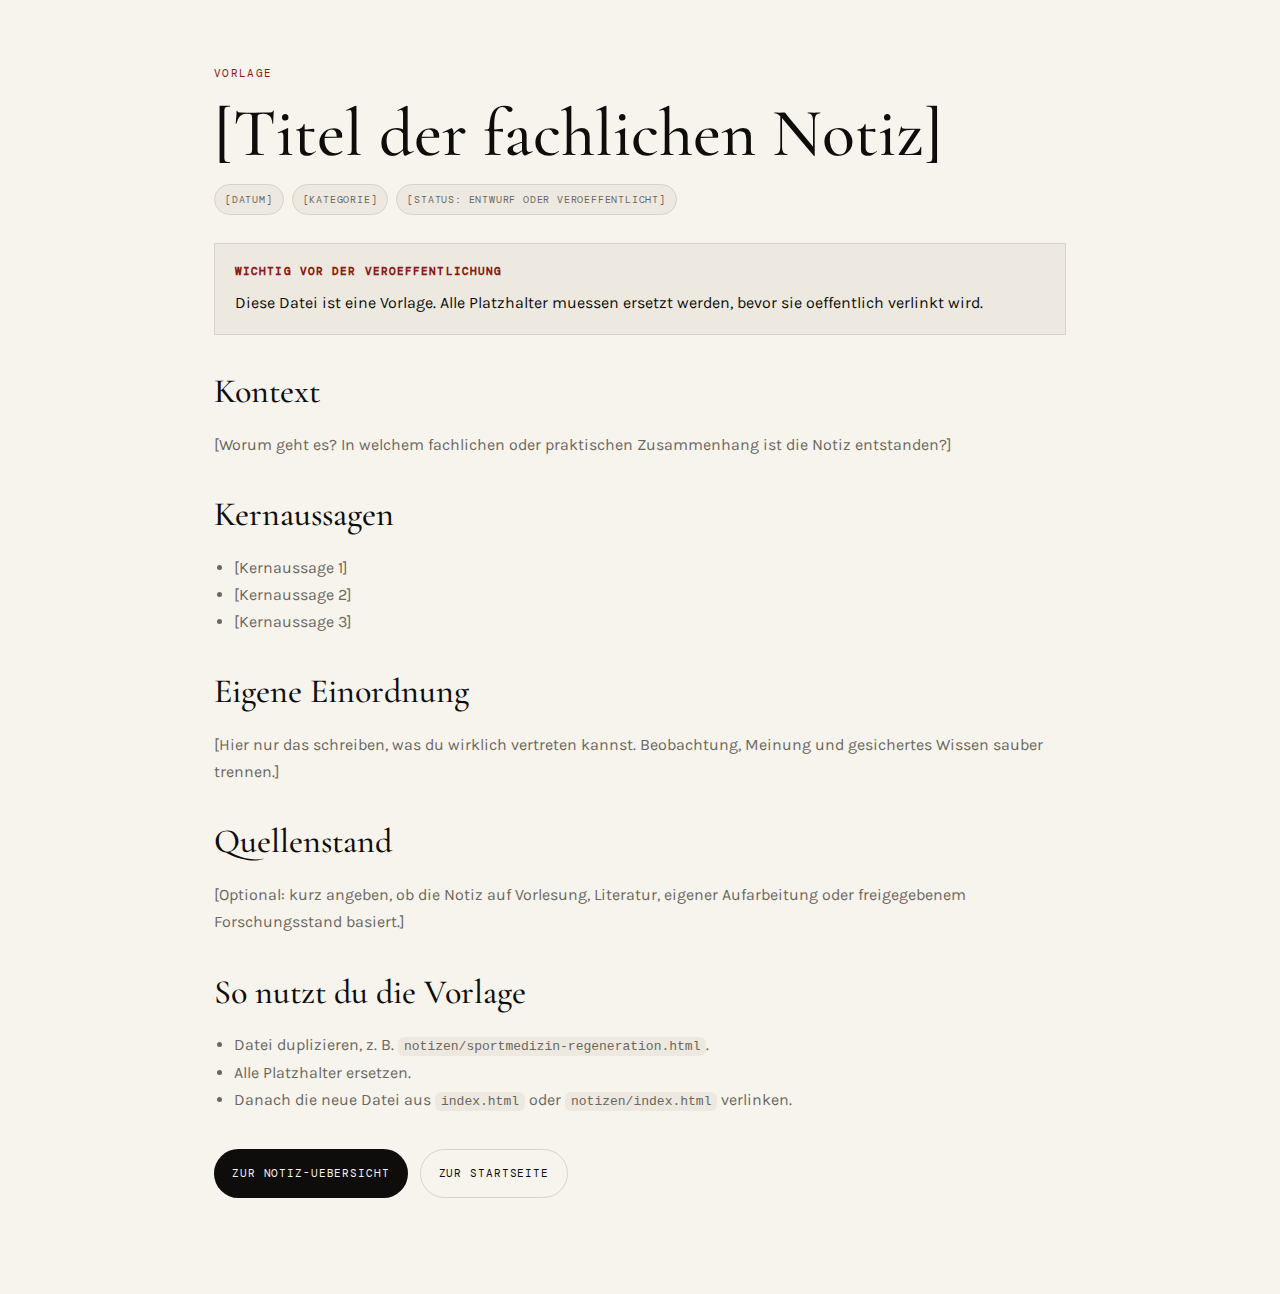
<file: notizen/vorlage.html>
<!DOCTYPE html>
<html lang="de">
<head>
<meta charset="UTF-8">
<meta name="viewport" content="width=device-width, initial-scale=1.0">
<meta name="robots" content="noindex">
<link rel="icon" href="../favicon.svg" type="image/svg+xml">
<link rel="shortcut icon" href="../favicon.ico">
<link rel="preconnect" href="https://fonts.googleapis.com">
<link rel="preconnect" href="https://fonts.gstatic.com" crossorigin>
<link href="https://fonts.googleapis.com/css2?family=Cormorant+Garamond:wght@400;500;600&amp;family=Karla:wght@300;400;500;700&amp;family=DM+Mono:wght@400&amp;display=swap" rel="stylesheet">
<title>Vorlage fuer fachliche Notiz</title>
<style>
* { box-sizing: border-box; margin: 0; padding: 0; }
:root {
  --ivory: #f7f4ee;
  --ivory2: #ede9e0;
  --ink: #0e0d0b;
  --ink3: #6b6760;
  --crimson: #8c1c13;
  --border: #d8d3ca;
  --border2: #e8e3da;
  --serif: 'Cormorant Garamond', Georgia, serif;
  --sans: 'Karla', sans-serif;
  --mono: 'DM Mono', monospace;
}
body {
  background: var(--ivory);
  color: var(--ink);
  font-family: var(--sans);
  line-height: 1.7;
}
main {
  max-width: 900px;
  margin: 0 auto;
  padding: 64px 24px 96px;
}
.eyebrow {
  font-family: var(--mono);
  text-transform: uppercase;
  letter-spacing: 0.12em;
  font-size: 11px;
  color: var(--crimson);
  margin-bottom: 18px;
}
h1 {
  font-family: var(--serif);
  font-size: clamp(42px, 8vw, 68px);
  font-weight: 500;
  line-height: 0.96;
  margin-bottom: 18px;
}
.meta {
  display: flex;
  flex-wrap: wrap;
  gap: 8px;
  margin-bottom: 28px;
}
.meta span {
  border: 1px solid var(--border);
  background: var(--ivory2);
  padding: 6px 10px;
  border-radius: 999px;
  font-family: var(--mono);
  font-size: 10px;
  letter-spacing: 0.08em;
  text-transform: uppercase;
  color: var(--ink3);
}
.notice {
  border: 1px solid var(--border);
  background: var(--ivory2);
  padding: 18px 20px;
  margin-bottom: 28px;
}
.notice strong {
  display: block;
  font-family: var(--mono);
  text-transform: uppercase;
  letter-spacing: 0.1em;
  font-size: 11px;
  color: var(--crimson);
  margin-bottom: 8px;
}
section {
  margin-top: 28px;
}
h2 {
  font-family: var(--serif);
  font-size: 34px;
  font-weight: 500;
  margin-bottom: 10px;
}
p, li {
  color: var(--ink3);
}
ul {
  padding-left: 20px;
}
.actions {
  margin-top: 36px;
  display: flex;
  flex-wrap: wrap;
  gap: 12px;
}
a {
  text-decoration: none;
}
.btn {
  display: inline-flex;
  align-items: center;
  justify-content: center;
  padding: 14px 18px;
  border-radius: 999px;
  font-family: var(--mono);
  text-transform: uppercase;
  letter-spacing: 0.08em;
  font-size: 11px;
}
.btn-primary {
  background: var(--ink);
  color: var(--ivory);
}
.btn-secondary {
  border: 1px solid var(--border);
  color: var(--ink);
}
code {
  background: var(--ivory2);
  padding: 2px 6px;
  border-radius: 6px;
}
</style>
</head>
<body>
<main>
  <p class="eyebrow">Vorlage</p>
  <h1>[Titel der fachlichen Notiz]</h1>
  <div class="meta">
    <span>[Datum]</span>
    <span>[Kategorie]</span>
    <span>[Status: Entwurf oder veroeffentlicht]</span>
  </div>

  <div class="notice">
    <strong>Wichtig vor der Veroeffentlichung</strong>
    Diese Datei ist eine Vorlage. Alle Platzhalter muessen ersetzt werden, bevor sie oeffentlich verlinkt wird.
  </div>

  <section>
    <h2>Kontext</h2>
    <p>
      [Worum geht es? In welchem fachlichen oder praktischen Zusammenhang ist die Notiz entstanden?]
    </p>
  </section>

  <section>
    <h2>Kernaussagen</h2>
    <ul>
      <li>[Kernaussage 1]</li>
      <li>[Kernaussage 2]</li>
      <li>[Kernaussage 3]</li>
    </ul>
  </section>

  <section>
    <h2>Eigene Einordnung</h2>
    <p>
      [Hier nur das schreiben, was du wirklich vertreten kannst. Beobachtung, Meinung und gesichertes Wissen sauber trennen.]
    </p>
  </section>

  <section>
    <h2>Quellenstand</h2>
    <p>
      [Optional: kurz angeben, ob die Notiz auf Vorlesung, Literatur, eigener Aufarbeitung oder freigegebenem Forschungsstand basiert.]
    </p>
  </section>

  <section>
    <h2>So nutzt du die Vorlage</h2>
    <ul>
      <li>Datei duplizieren, z. B. <code>notizen/sportmedizin-regeneration.html</code>.</li>
      <li>Alle Platzhalter ersetzen.</li>
      <li>Danach die neue Datei aus <code>index.html</code> oder <code>notizen/index.html</code> verlinken.</li>
    </ul>
  </section>

  <div class="actions">
    <a class="btn btn-primary" href="index.html">Zur Notiz-Uebersicht</a>
    <a class="btn btn-secondary" href="../index.html">Zur Startseite</a>
  </div>
</main>
</body>
</html>
</file>
<file: style.css>
/* Gemeinsames Styling für alle Seiten */
body {
    font-family: 'Arial', sans-serif;
    margin: 0;
    padding: 0;
    line-height: 1.6;
    background-color: #f0f0f0;
    color: #333;
    overflow-x: hidden;
}

/* Header */
header {
    background: #1a1a1a;
    color: #fff;
    padding: 3rem 0;
    box-shadow: 0 4px 6px rgba(0, 0, 0, 0.2);
}

.header-wrapper {
    display: flex;
    justify-content: space-between;
    align-items: center;
    max-width: 1200px;
    margin: 0 auto;
    padding: 0 1.5rem;
</file>
